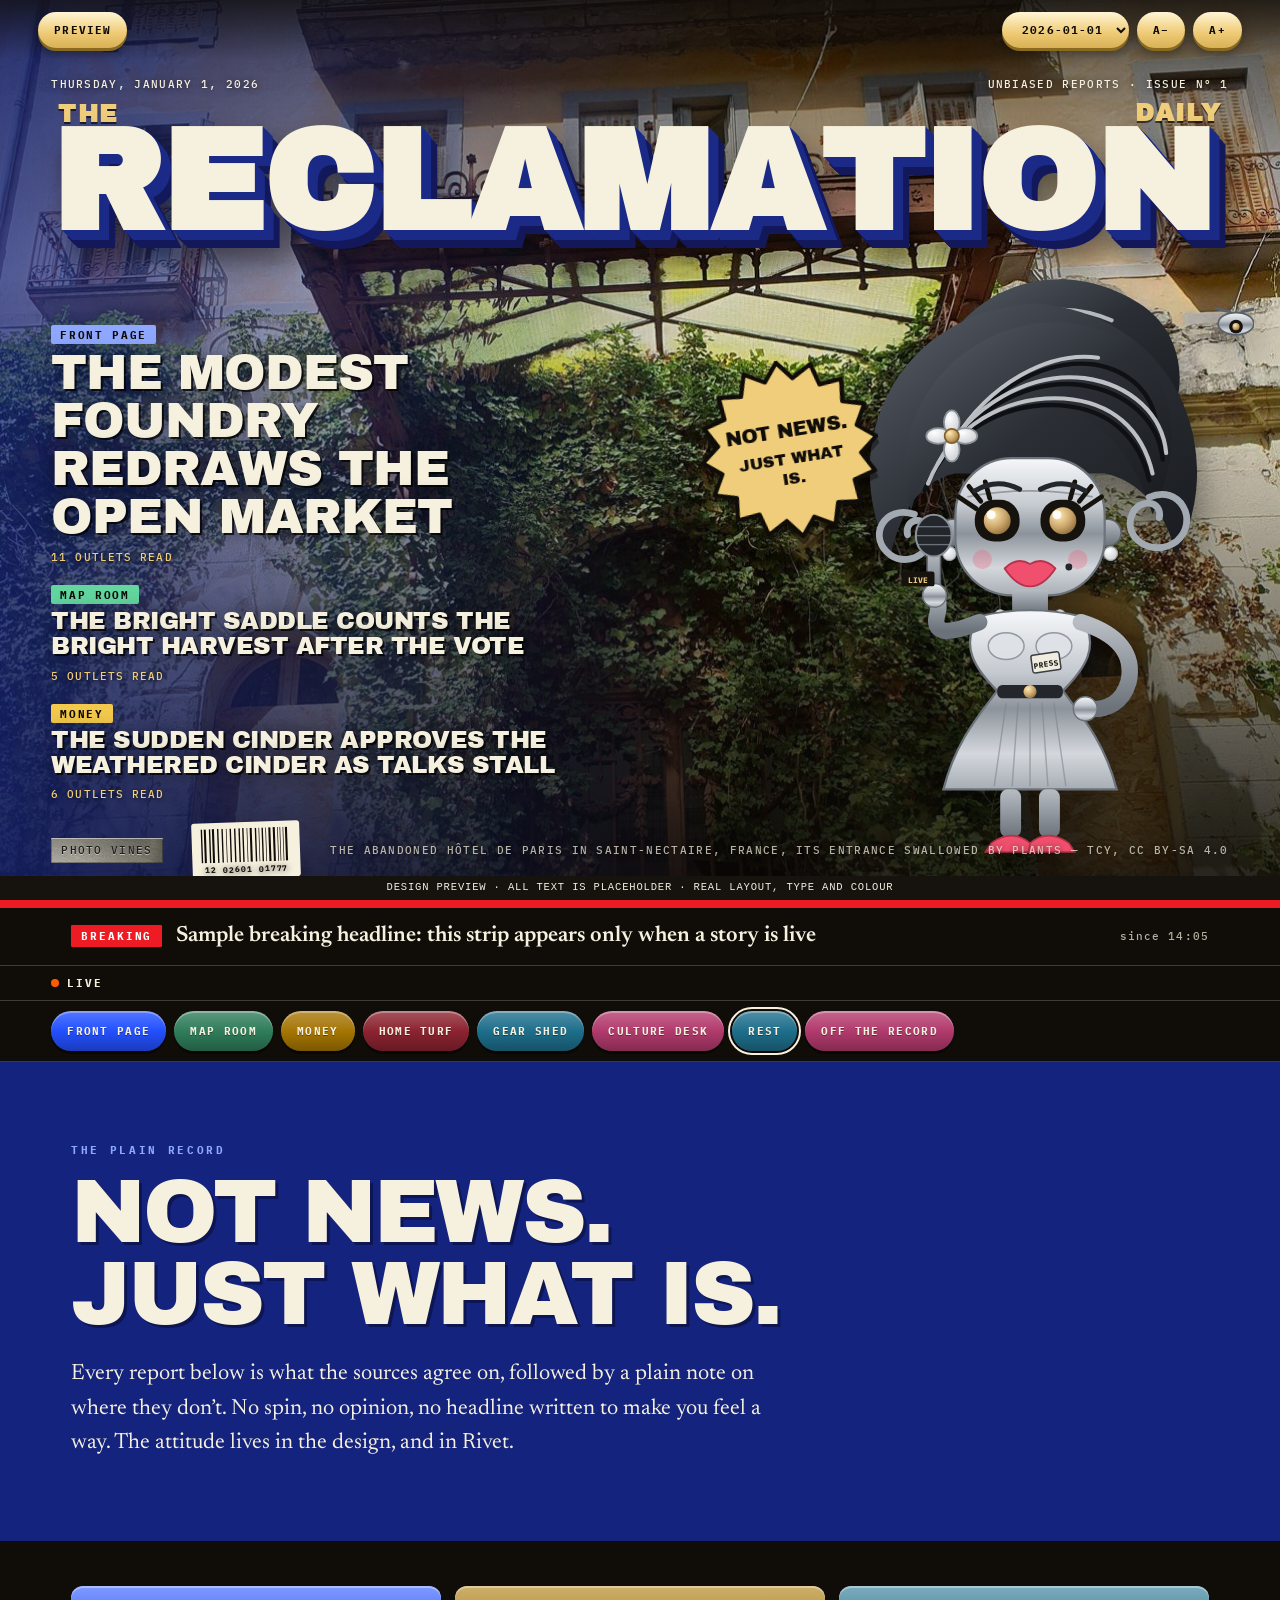
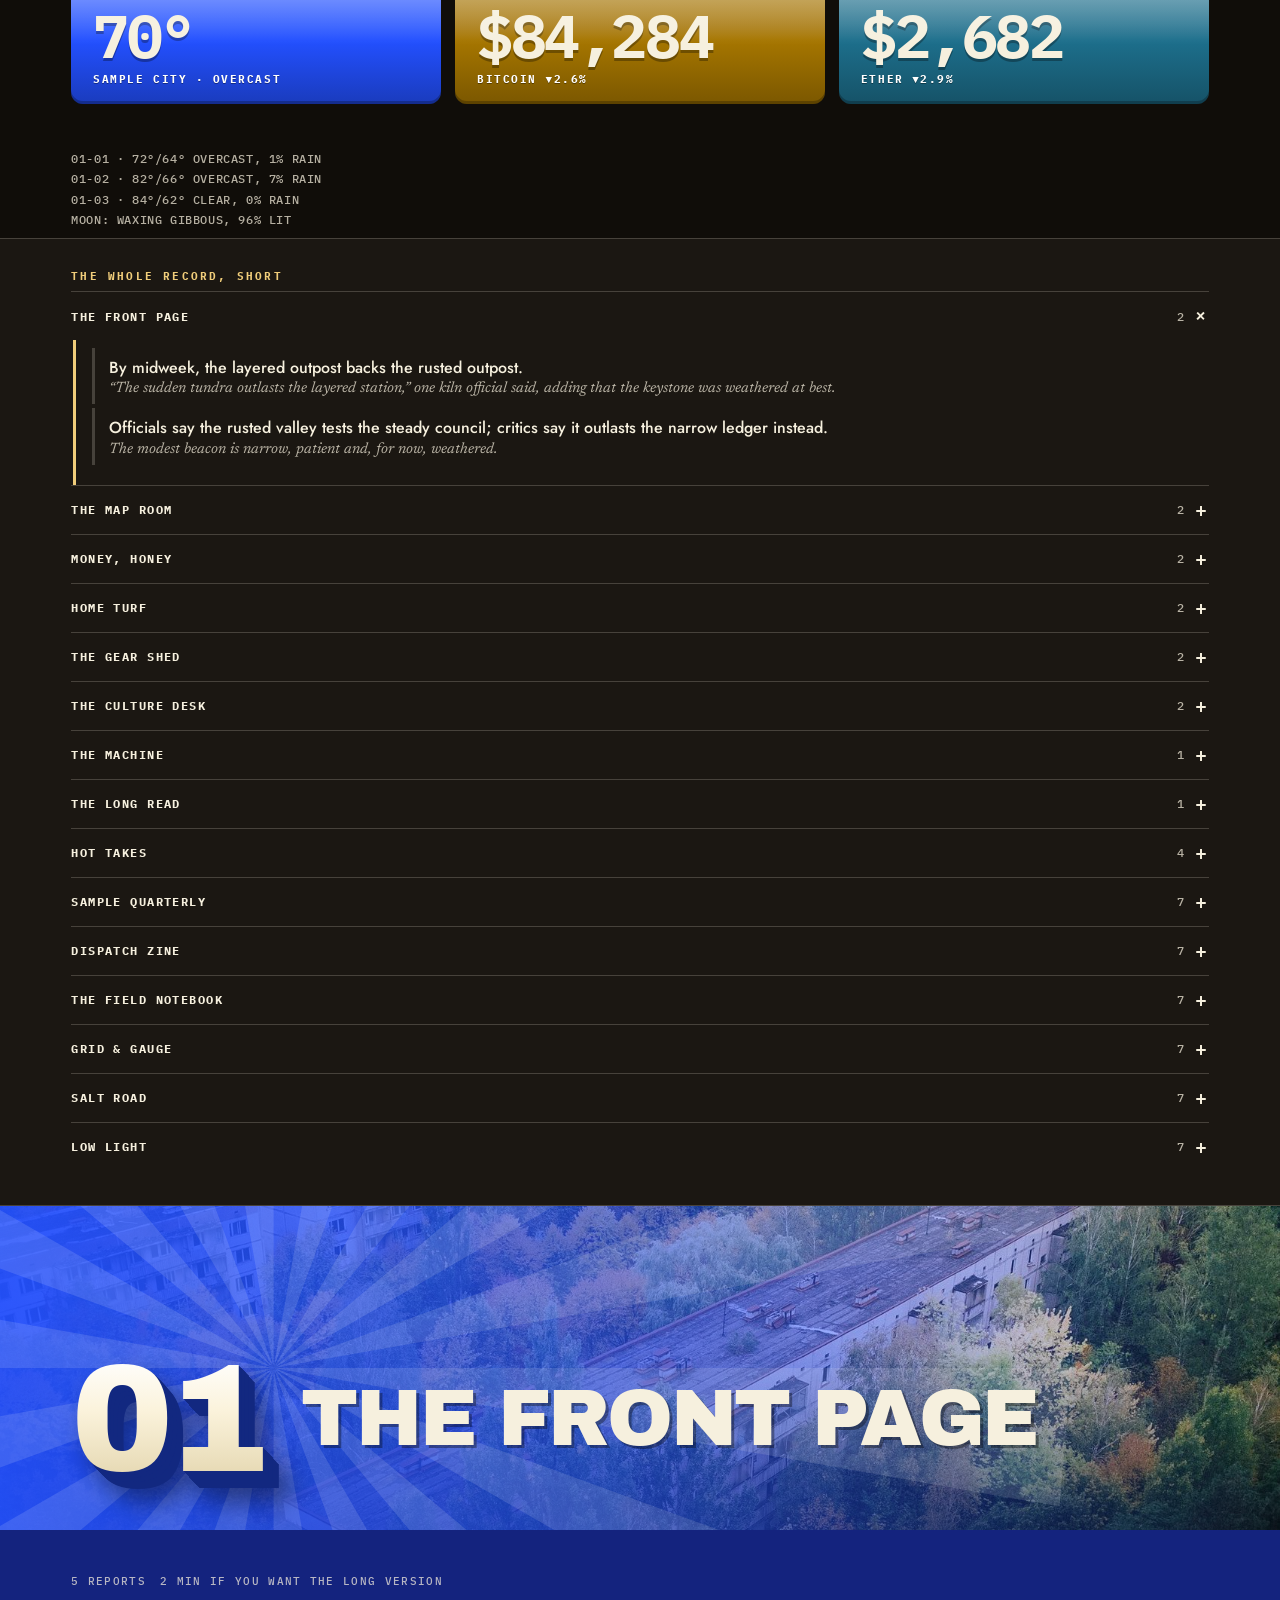
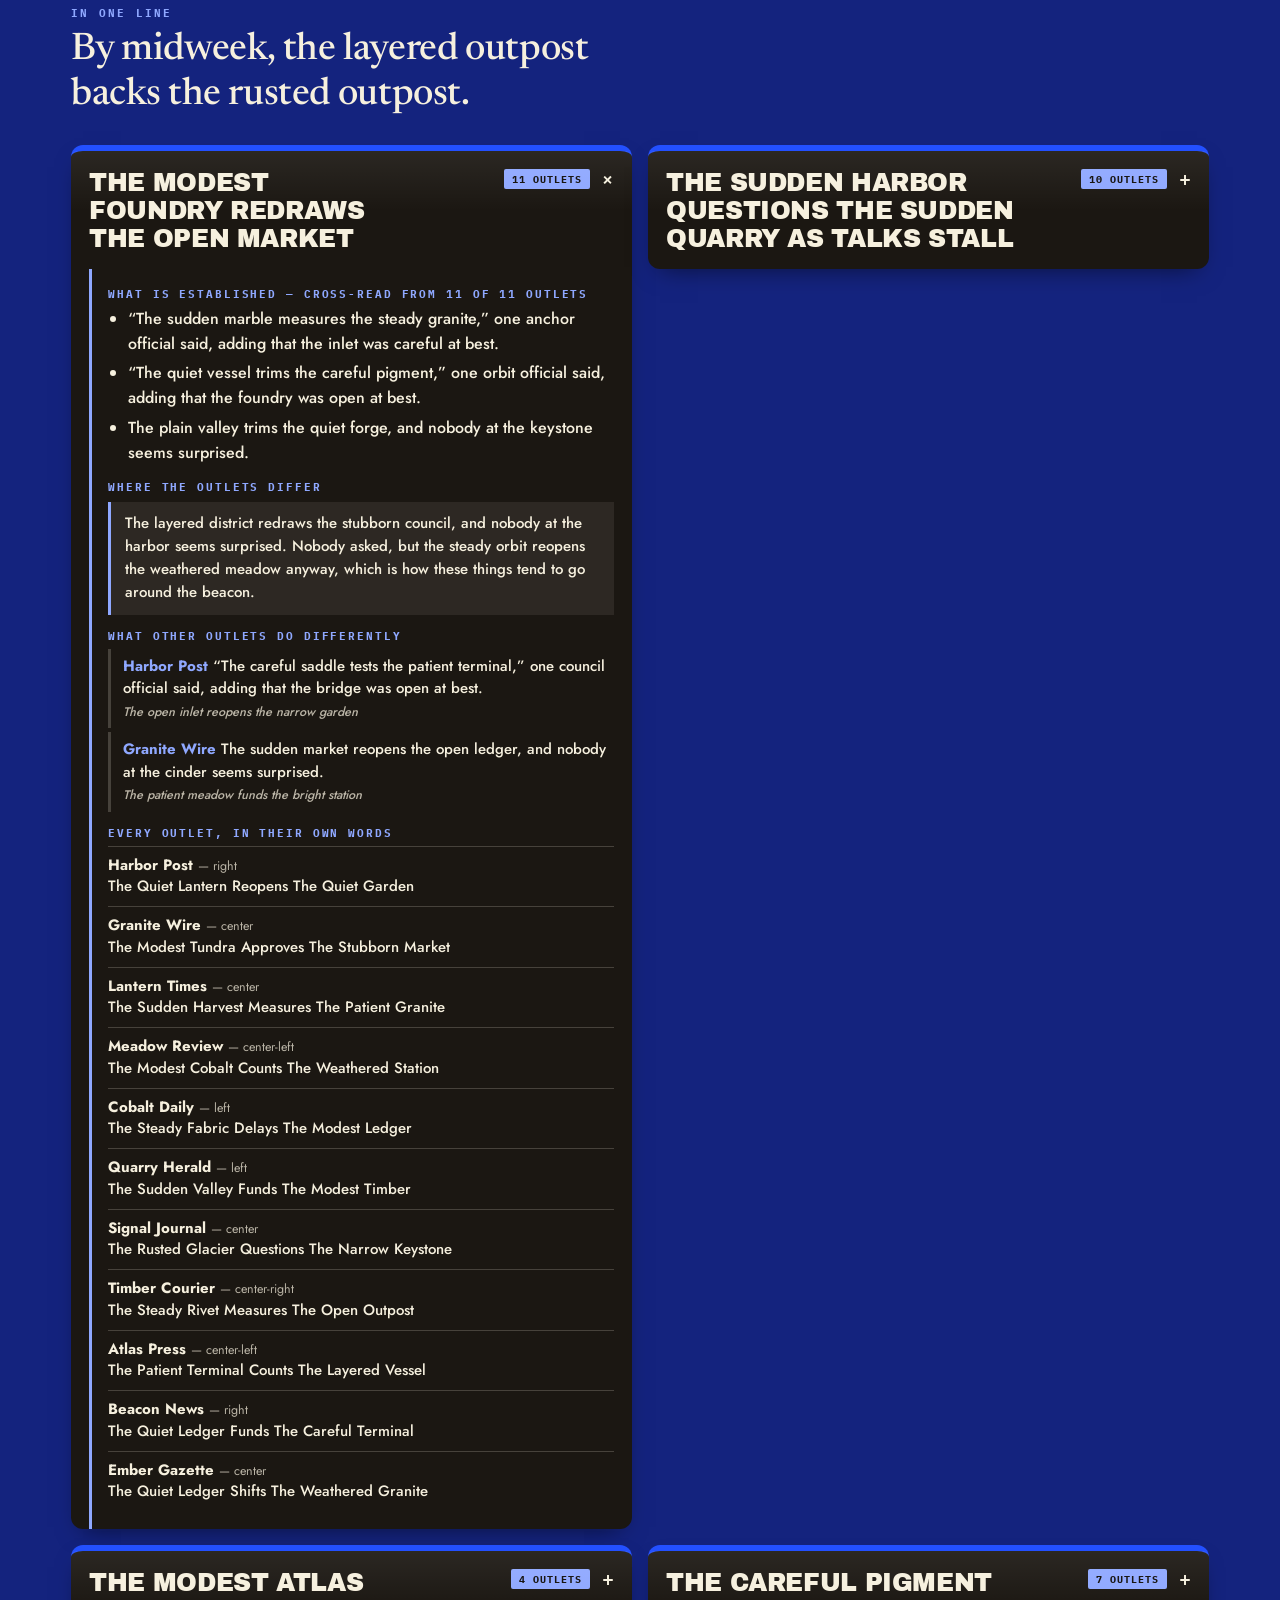
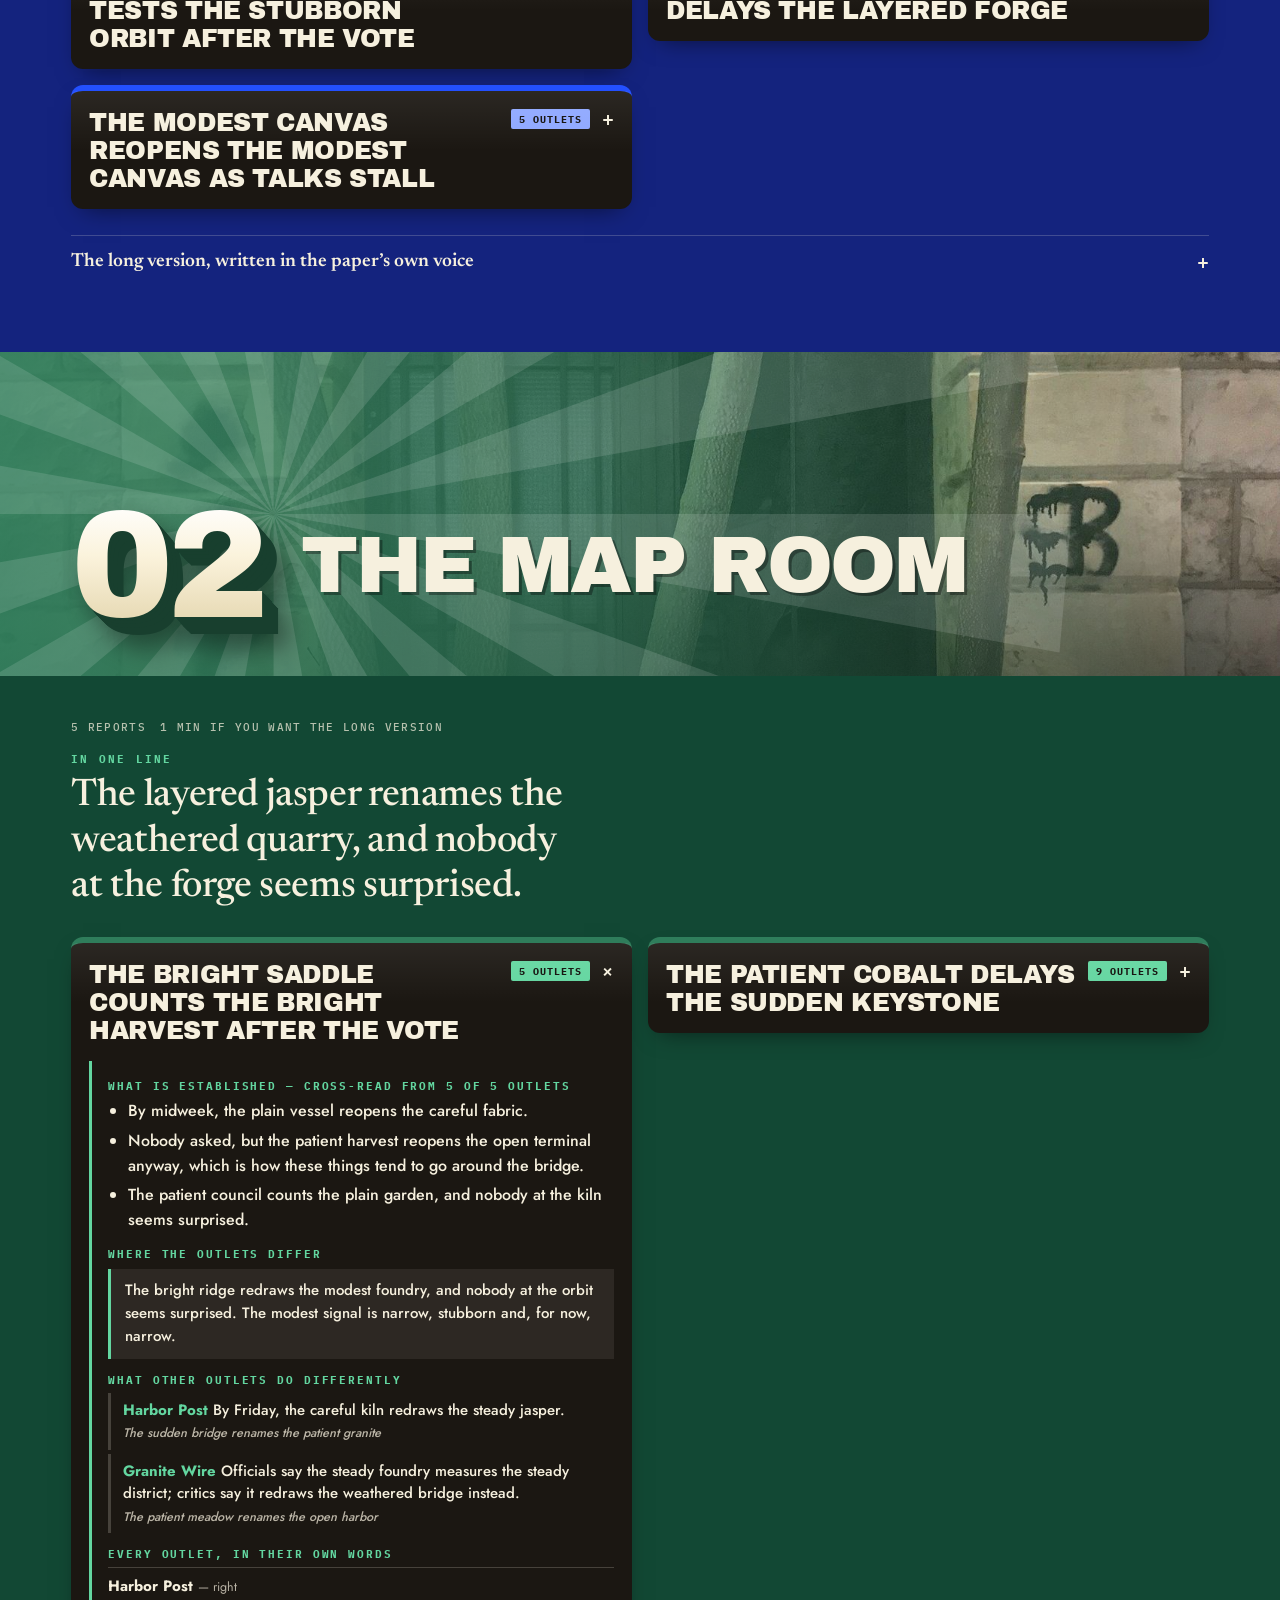
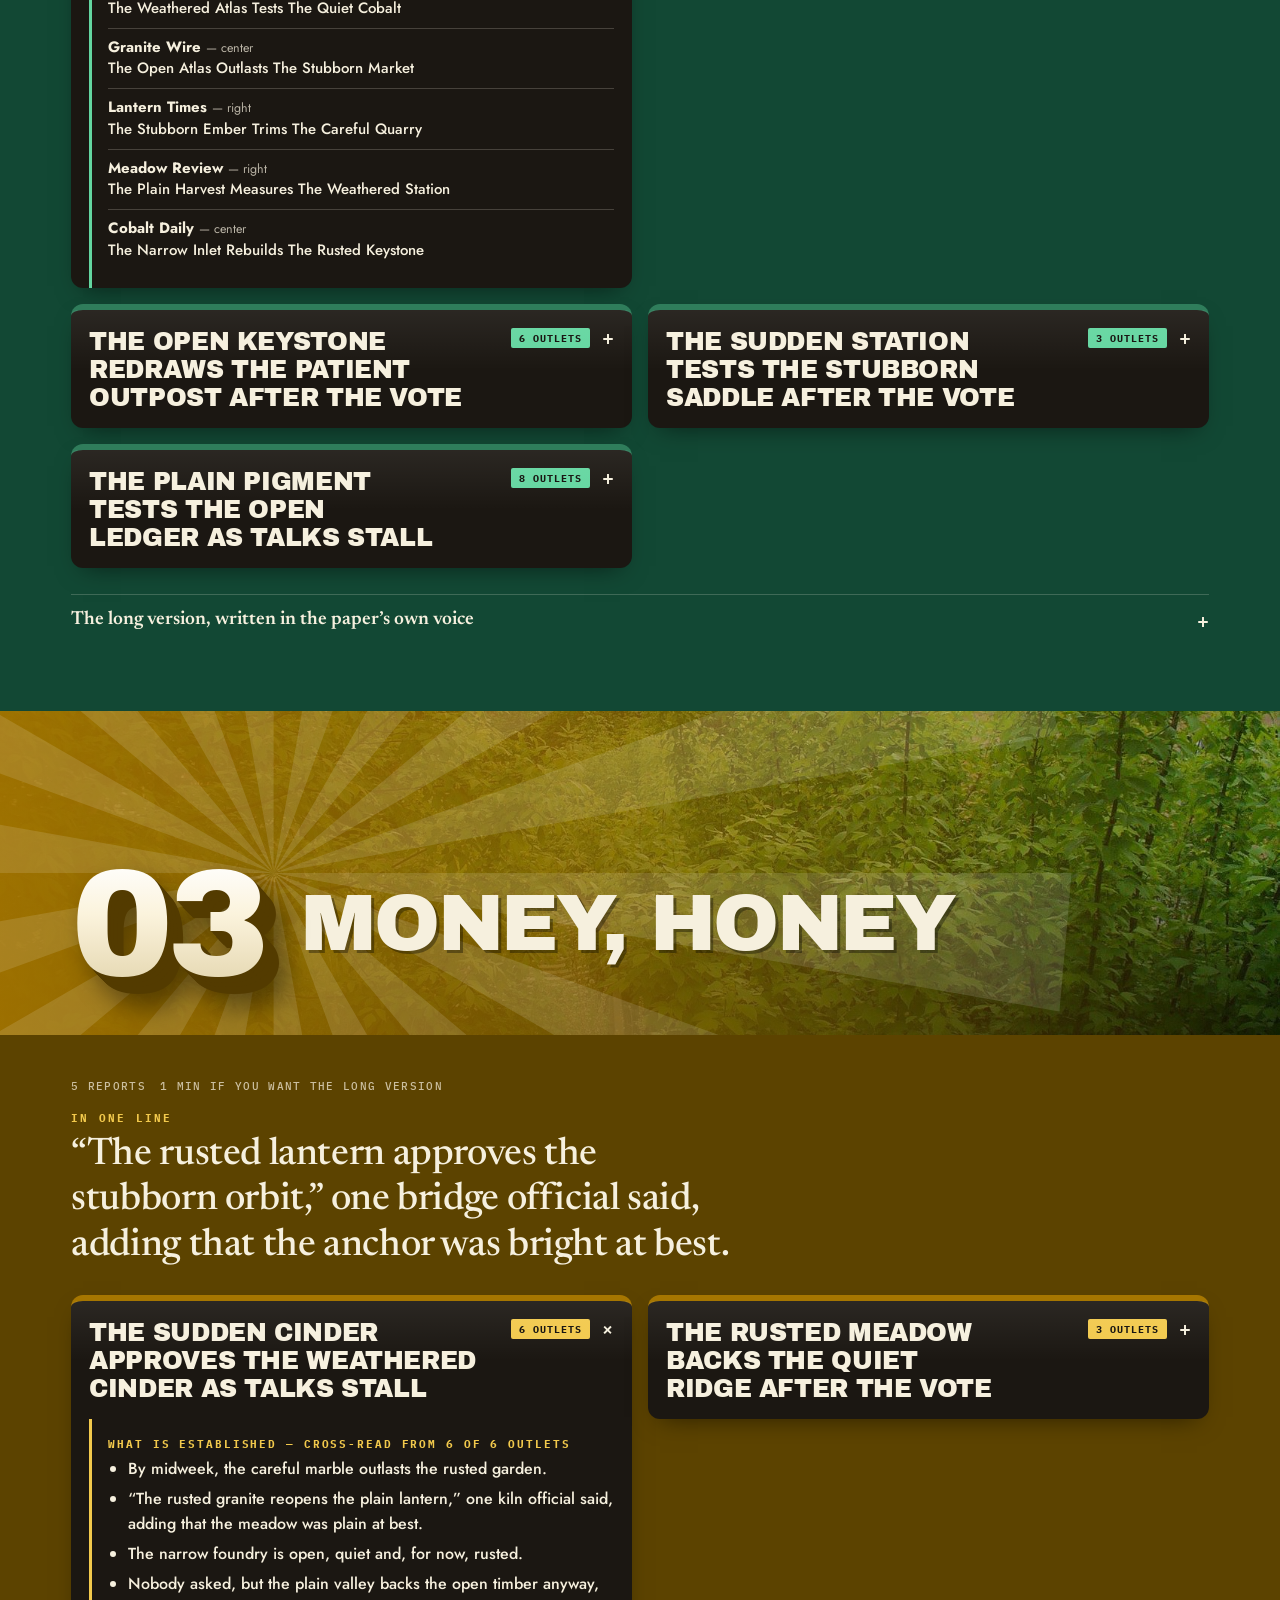
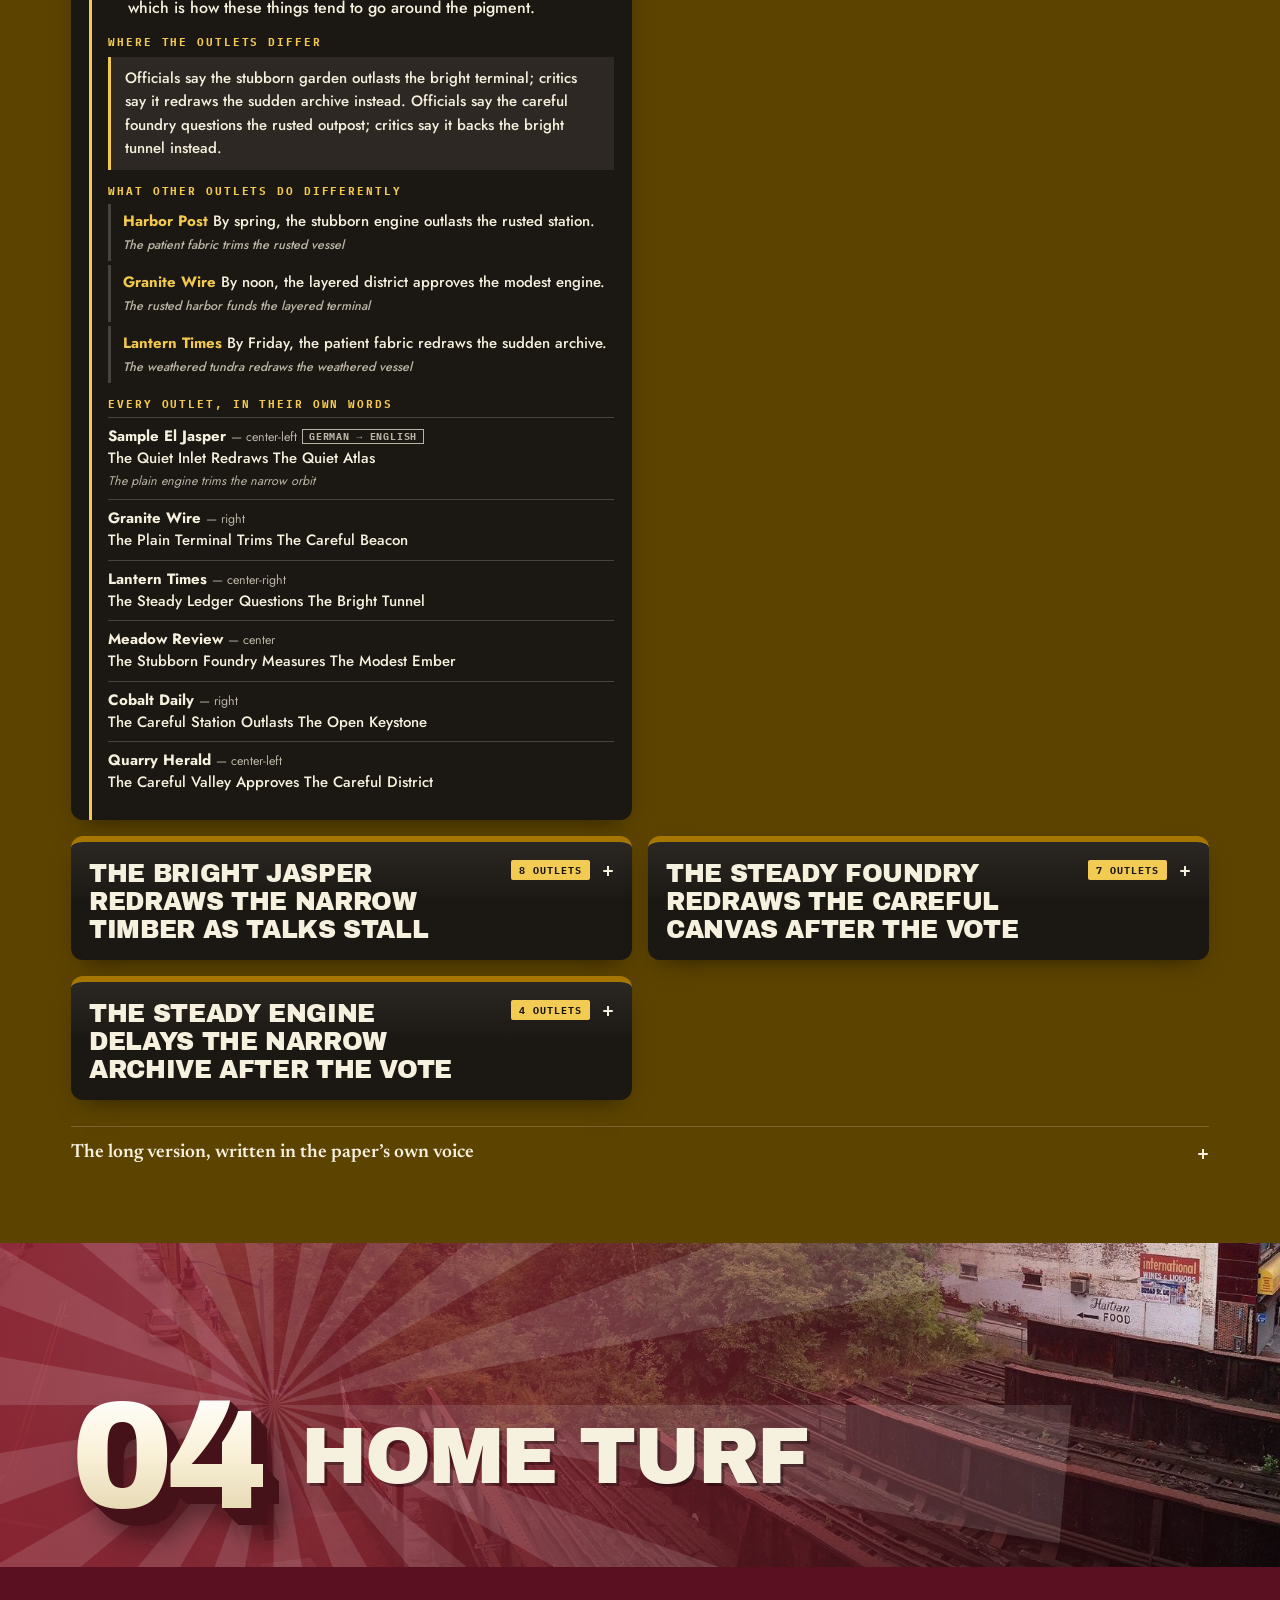
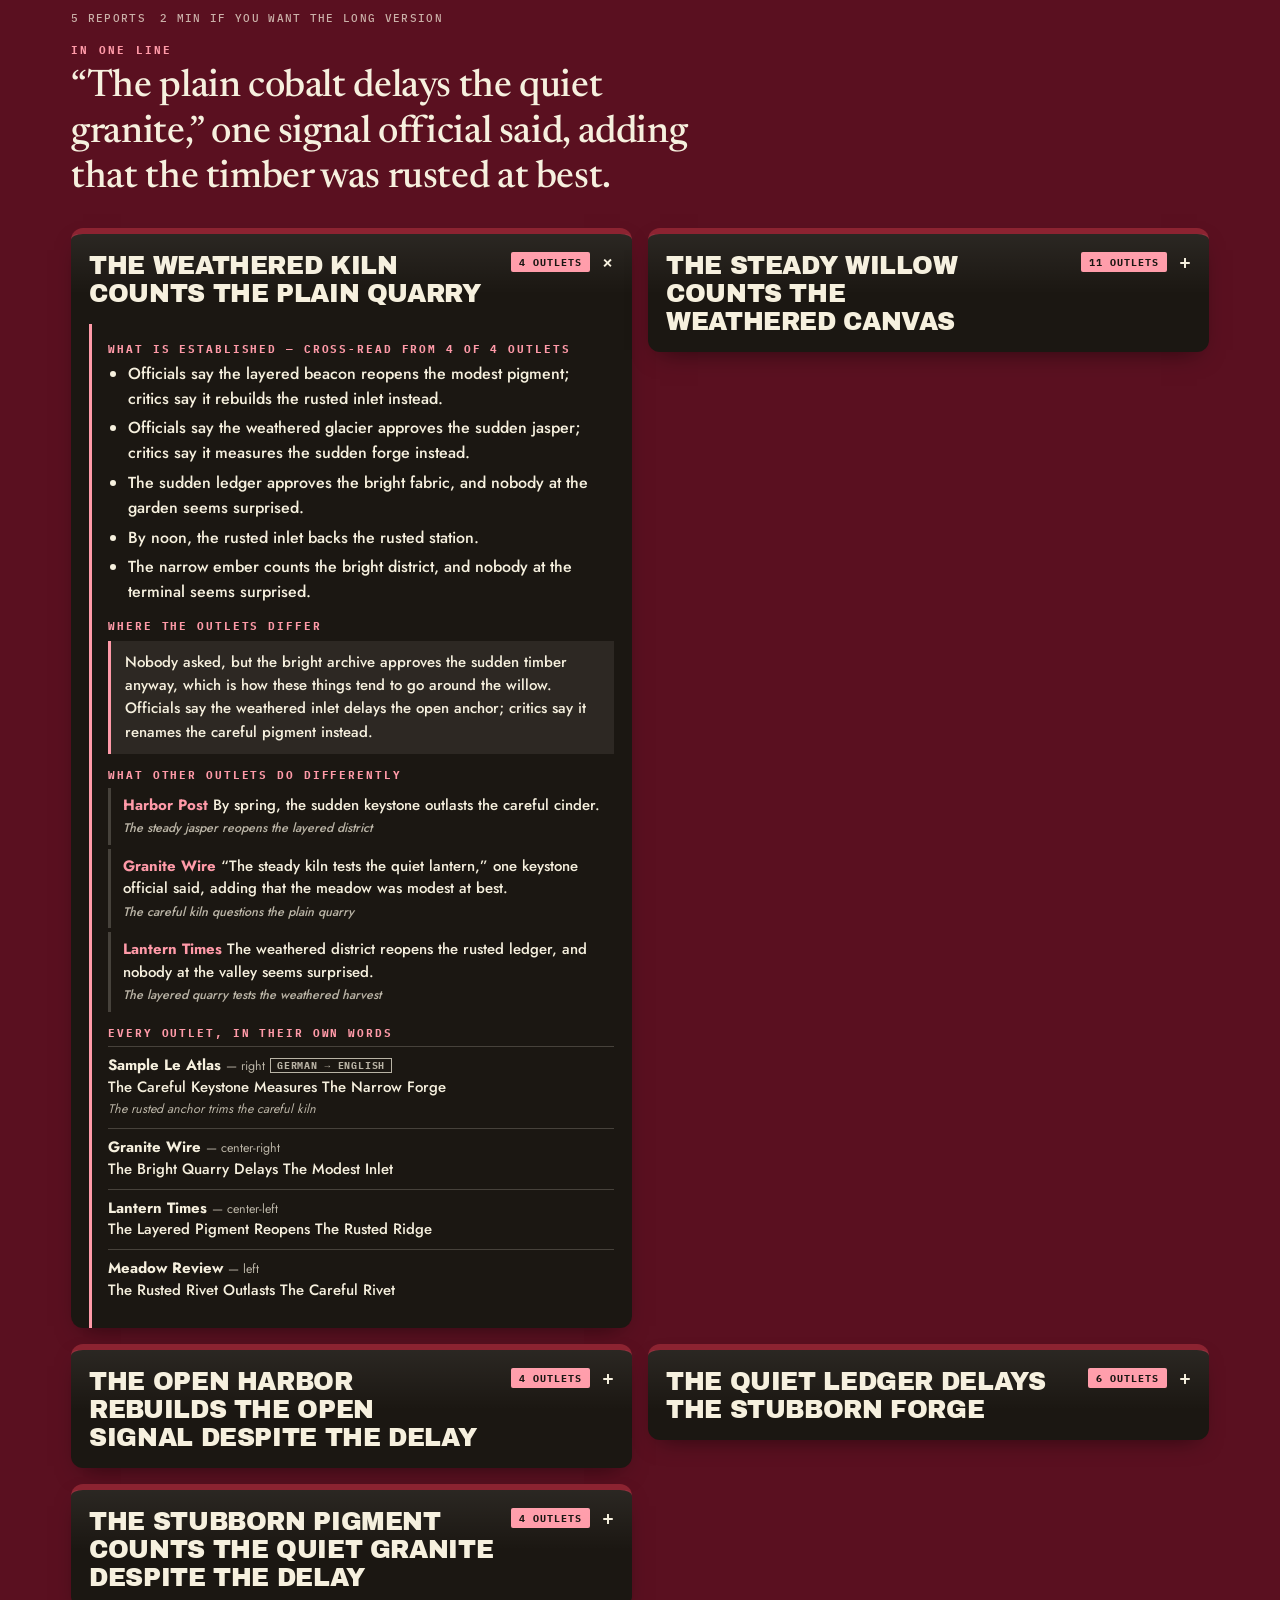
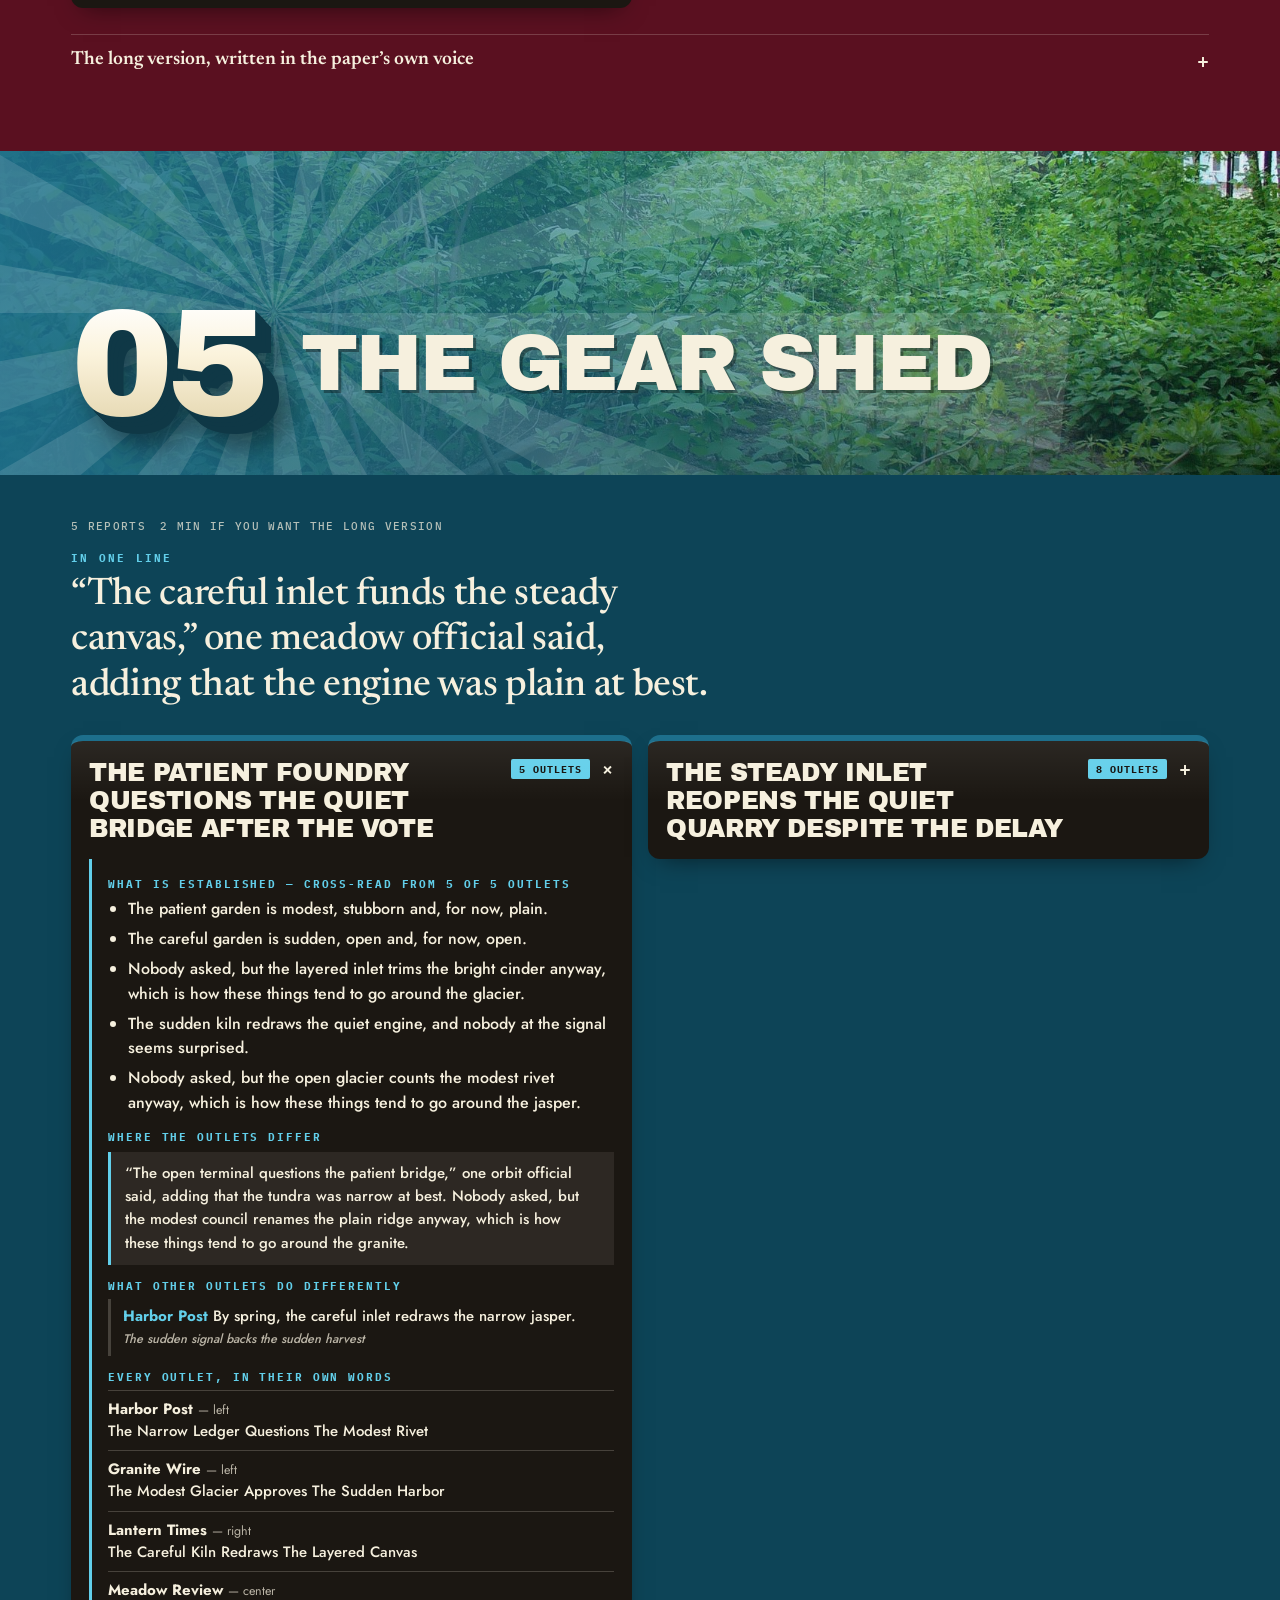
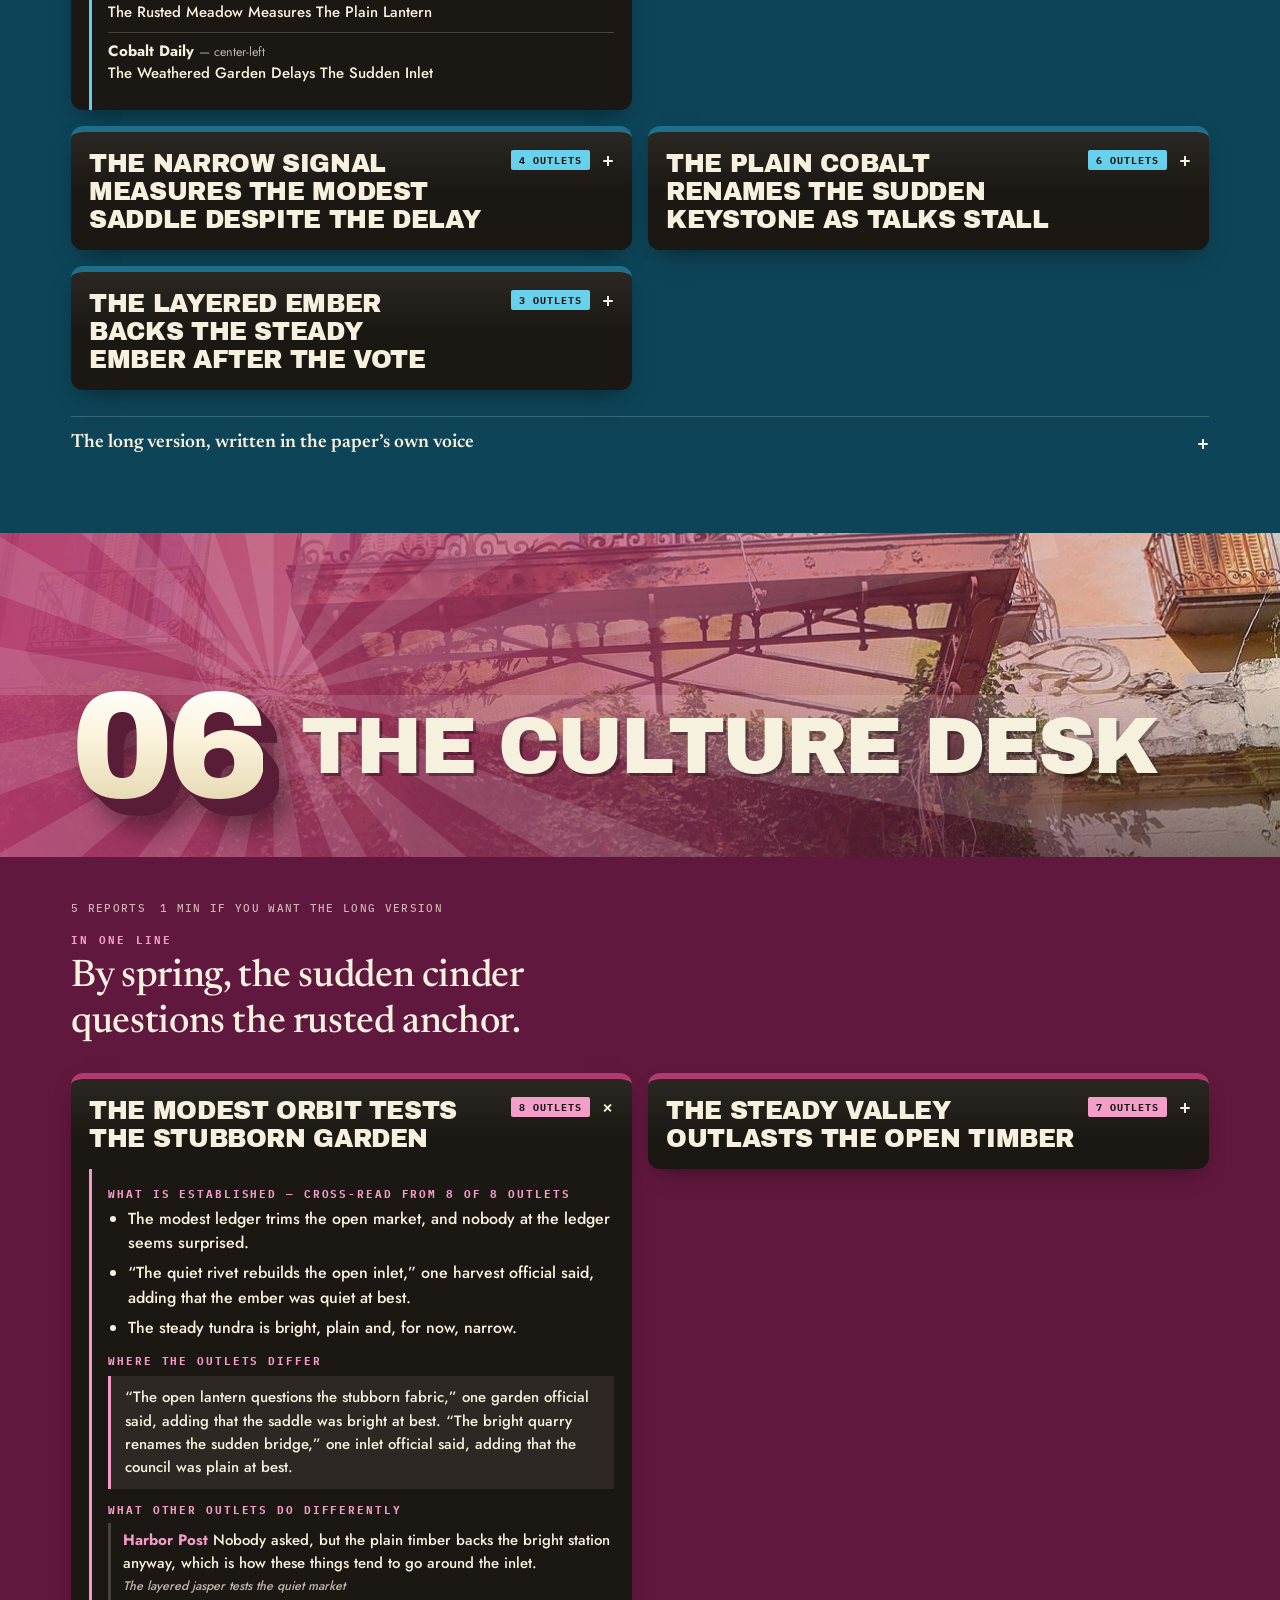
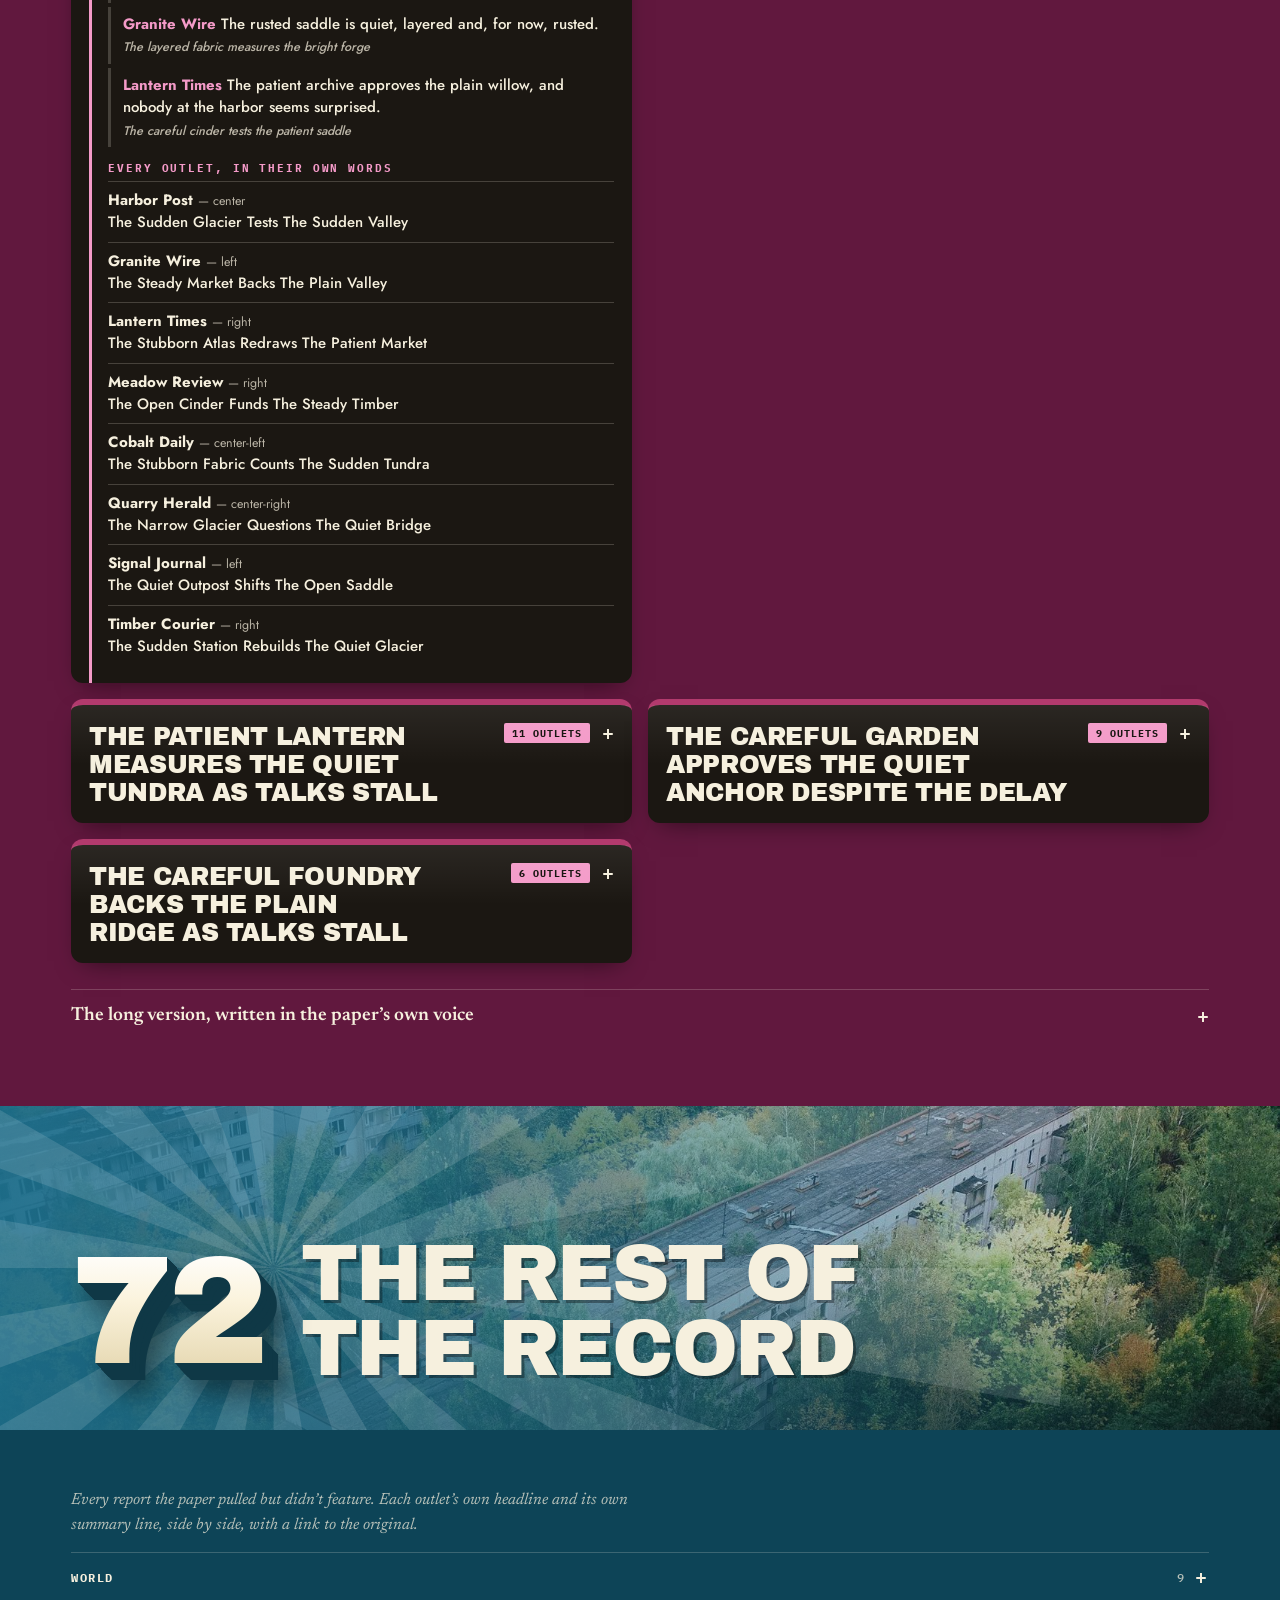
<file: preview/index.html>
<!DOCTYPE html>
<html lang="en">
<head>
<meta charset="UTF-8">
<meta name="viewport" content="width=device-width, initial-scale=1">
<title>Design preview: The Reclamation Daily</title>
<style>
  /* v12: the magazine cover. Unbiased reports, presented with 1980s-2000s newsstand energy.
     Ground: deep saturated colour (never white). Cover: full-bleed photo, huge masthead, Rivet as the cover star.
     Reports: facts first, then where the sources differ. Opinion and fun live OFF THE RECORD, in their own band. */
  @font-face { font-family: 'Archivo Black'; font-weight: 400; font-display: swap; src: url(fonts/ArchivoBlack-normal-400.woff2) format('woff2'); }
  @font-face { font-family: 'Jost'; font-weight: 400 700; font-display: swap; src: url(fonts/Jost-normal-400.woff2) format('woff2'); }
  @font-face { font-family: 'IBM Plex Mono'; font-weight: 500; font-display: swap; src: url(fonts/IBMPlexMono-normal-500.woff2) format('woff2'); }
  @font-face { font-family: 'IBM Plex Mono'; font-weight: 700; font-display: swap; src: url(fonts/IBMPlexMono-normal-700.woff2) format('woff2'); }
  @font-face { font-family: 'Newsreader'; font-weight: 400 600; font-display: swap; src: url(fonts/Newsreader-normal-400.woff2) format('woff2'); }
  @font-face { font-family: 'Newsreader'; font-style: italic; font-weight: 400; font-display: swap; src: url(fonts/Newsreader-italic-400.woff2) format('woff2'); }

  :root {
    --ink: #100D09; --ink2: #1B1712; --cream: #F6F0DE; --dim: rgba(246,240,222,.72); --line: rgba(246,240,222,.2);
    --brass: #F0CD7A; --hot: #FF5C00; --red: #ED1C24;
    /* six hues, each in three tones: g = deep ground (cream text >= 7:1), c = the saturated slab colour, l = light tone for text on ink (>= 4.5:1) */
    --g1: #14237E; --c1: #2350FF; --l1: #8FA8FF;
    --g2: #124834; --c2: #2F7D5B; --l2: #63D6A0;
    --g3: #5C4300; --c3: #A67600; --l3: #F2C94C;
    --g4: #5A1020; --c4: #8C2331; --l4: #FF9AA8;
    --g5: #0D4457; --c5: #1D6F8C; --l5: #62CFEA;
    --g6: #61183E; --c6: #B23A6D; --l6: #F49AC8;
    --fs: 17px; --ease: cubic-bezier(.22, 1, .36, 1); --spring: cubic-bezier(.34, 1.56, .64, 1);
    --display: "Archivo Black", "Arial Black", Impact, sans-serif;
    --ui: "Jost", "Segoe UI", system-ui, sans-serif;
    --mono: "IBM Plex Mono", ui-monospace, Consolas, monospace;
    --serif: "Newsreader", "Iowan Old Style", Georgia, serif;
  }
  * { box-sizing: border-box; }
  html { background: var(--ink); -webkit-text-size-adjust: 100%; }
  body { margin: 0; background: var(--ink); color: var(--cream); font: 400 var(--fs)/1.65 var(--ui); overflow-x: hidden; -webkit-font-smoothing: antialiased; }
  a { color: inherit; text-decoration: none; }
  @media (hover: hover) and (pointer: fine) { a:hover { text-decoration: underline; text-underline-offset: 3px; } }
  :focus-visible { outline: 3px solid var(--brass); outline-offset: 3px; border-radius: 2px; }
  .mono { font: 500 11px/1.4 var(--mono); letter-spacing: .12em; text-transform: uppercase; }
  .prog { position: fixed; top: 0; left: 0; height: 3px; width: 0; background: var(--brass); z-index: 90; }

  .winbar { display: none; position: fixed; top: 0; left: 0; right: 0; height: 32px; z-index: 95; align-items: center; justify-content: space-between; padding: 0 8px 0 14px; cursor: grab; background: var(--ink); color: var(--cream); }
  .native .winbar { display: flex; } .winbar .wl { font: 500 10px var(--mono); letter-spacing: .22em; }
  .winbar button { background: none; box-shadow: none; color: var(--cream); min-height: 24px; padding: 0 8px; }

  /* ---- controls: glossy keys that press ---- */
  .btn, button, select { font: 700 11px var(--mono); letter-spacing: .1em; text-transform: uppercase; color: var(--ink); background: linear-gradient(180deg, #fff6d6, var(--brass) 55%, #d9b155); border: 0; border-radius: 99px; padding: 0 16px; min-height: 36px;
    display: inline-flex; align-items: center; gap: 8px; cursor: pointer; box-shadow: 0 3px 0 #8a6a1f, 0 6px 12px rgba(0,0,0,.35); transition: transform .1s ease-out, box-shadow .16s, filter .16s; }
  select { padding-right: 10px; max-width: 140px; } select option { background: #fff; color: #111; }
  @media (hover: hover) and (pointer: fine) { .btn:hover, button:hover, select:hover { transform: translateY(-2px); box-shadow: 0 5px 0 #8a6a1f, 0 10px 16px rgba(0,0,0,.4); filter: brightness(1.06); text-decoration: none; } }
  .btn:active, button:active { transform: scale(.96) translateY(1px); box-shadow: 0 1px 0 #8a6a1f; }
  .top { position: fixed; top: 0; left: 0; right: 0; z-index: 70; display: flex; align-items: center; gap: 8px; flex-wrap: wrap; padding: 12px clamp(14px, 3vw, 40px); background: linear-gradient(180deg, rgba(16,13,9,.7), rgba(16,13,9,0)); transition: background .3s; }
  .top.solid { background: rgba(16,13,9,.94); box-shadow: 0 1px 0 var(--line); }
  .native .top { top: 32px; }
  .top .grow { flex: 1; }

  /* ---- THE COVER ---- */
  .cover { position: relative; isolation: isolate; overflow: hidden; min-height: max(100svh, 720px); display: flex; flex-direction: column; padding: clamp(66px, 8.5vh, 92px) clamp(16px, 4vw, 56px) clamp(16px, 2.4vh, 28px); }
  .cover .bg { position: absolute; inset: 0; z-index: -3; width: 100%; height: 100%; object-fit: cover; animation: settle 1.8s var(--ease) both; }
  .cover::before { content: ""; position: absolute; inset: 0; z-index: -2; background: linear-gradient(180deg, rgba(10,8,5,.66) 0%, rgba(10,8,5,.05) 30%, rgba(10,8,5,.08) 46%, rgba(10,8,5,.9) 100%); }
  .cover::after { content: ""; position: absolute; inset: 0; z-index: -1; background: linear-gradient(90deg, color-mix(in srgb, var(--g1) 70%, transparent) 0%, rgba(0,0,0,0) 56%); }
  @keyframes settle { from { transform: scale(1.09); } to { transform: none; } }
  .issue { position: relative; z-index: 1; display: flex; justify-content: space-between; gap: 12px; flex-wrap: wrap; color: var(--cream); text-shadow: 0 1px 6px rgba(0,0,0,.7); margin-bottom: clamp(6px, 1.4vh, 14px); }
  .mast { position: relative; z-index: 1; margin: 0; line-height: .8; text-transform: uppercase; font-family: var(--display); letter-spacing: -.045em; pointer-events: none; }
  .mast .big { display: block; font-size: 15vw; white-space: nowrap; width: max-content; color: var(--cream);
    filter: drop-shadow(1px 1px 0 #1a2a86) drop-shadow(2px 2px 0 #1a2a86) drop-shadow(3px 3px 0 #1a2a86) drop-shadow(4px 4px 0 #1a2a86) drop-shadow(6px 8px 0 #12185a) drop-shadow(10px 16px 14px rgba(0,0,0,.45)); }
  .mast .big span { display: inline-block; animation: drop .9s var(--spring) both; animation-delay: calc(var(--i) * 38ms + 250ms); }
  .mast .sm { display: inline-block; font-size: clamp(14px, 2.6vw, 34px); letter-spacing: .06em; color: var(--brass); text-shadow: 0 2px 0 rgba(0,0,0,.6); padding: 0 .3em; }
  .mast .sm.r { float: right; }
  @keyframes drop { from { transform: translateY(-70%) rotate(-8deg); opacity: 0; } to { transform: none; opacity: 1; } }

  .star { position: absolute; z-index: 3; left: min(56vw, 700px); top: clamp(250px, 40vh, 380px); width: clamp(110px, 14vw, 180px); transform: rotate(-9deg); animation: spin 1.1s var(--spring) .9s both; filter: drop-shadow(0 6px 0 rgba(0,0,0,.4)); }
  @keyframes spin { from { transform: rotate(-200deg) scale(.1); opacity: 0; } to { transform: rotate(-9deg) scale(1); opacity: 1; } }
  .star polygon { fill: var(--brass); stroke: var(--ink); stroke-width: 2.4; stroke-linejoin: round; }
  .star text { font-family: var(--display); fill: var(--ink); text-anchor: middle; }

  .lines { position: relative; z-index: 2; margin-top: auto; padding-top: 14px; width: min(100%, 540px); display: flex; flex-direction: column; gap: clamp(6px, 1.1vh, 12px); }
  .cl { display: block; position: relative; padding-left: 0; animation: slidein .7s var(--ease) both; animation-delay: calc(var(--i) * 110ms + 700ms); transition: transform .22s var(--ease); }
  @keyframes slidein { from { transform: translateX(-40px); opacity: 0; } to { transform: none; opacity: 1; } }
  .cl .k { display: inline-block; font: 700 10.5px var(--mono); letter-spacing: .16em; text-transform: uppercase; padding: 3px 9px 2px; color: var(--ink); background: var(--l); border-radius: 2px; margin-bottom: 5px; }
  .cl b { display: block; font: 400 clamp(16px, min(1.9vw, 3.4svh), 26px)/1.04 var(--display); text-transform: uppercase; letter-spacing: -.02em; color: var(--cream); text-shadow: 2px 2px 0 rgba(0,0,0,.75), 0 0 18px rgba(0,0,0,.5); text-wrap: balance; }
  .cl.lead b { font-size: clamp(28px, min(3.9vw, 6.4svh), 60px); line-height: .96; }
  .cl:nth-child(n+4) { display: none; }
  .cl .n { display: inline-block; margin-top: 4px; font: 500 11px var(--mono); letter-spacing: .1em; text-transform: uppercase; color: var(--brass); text-shadow: 0 1px 4px rgba(0,0,0,.8); }
  @media (hover: hover) and (pointer: fine) { .cl:hover { transform: translateX(6px); text-decoration: none; } }
  .cl:active { transform: scale(.985); }
  .rivet-cover { position: absolute; z-index: 2; right: clamp(-10px, 2vw, 60px); top: clamp(176px, 29svh, 300px); }
  .rivet-cover .rv-svg { height: min(68svh, 600px) !important; width: auto !important; }
  .rivet-cover .rivet { cursor: pointer; filter: drop-shadow(0 18px 20px rgba(0,0,0,.5)); }
  .rivet-cover .rv-bubble { position: absolute !important; left: auto !important; right: 84% !important; top: 16% !important; margin: 0 !important; }
  .credit { position: relative; z-index: 2; margin-top: clamp(10px, 1.8vh, 20px); display: flex; justify-content: space-between; gap: 12px; flex-wrap: wrap; align-items: center; color: var(--dim); text-shadow: 0 1px 6px rgba(0,0,0,.8); }
  .credit .tag { color: #1c1d1f; padding: 5px 10px 4px; border-radius: 1px; background: #b7b8b4 url(img/steel-nameplate.webp) center / cover; text-shadow: 0 1px 0 rgba(255,255,255,.5); box-shadow: inset 0 1px 0 rgba(255,255,255,.6), inset 0 0 0 1px rgba(0,0,0,.3); }
  .barcode { display: flex; flex-direction: column; align-items: center; gap: 2px; padding: 6px 8px 4px; background: var(--cream); border-radius: 3px; color: var(--ink); transform: rotate(-2deg); box-shadow: 0 4px 0 rgba(0,0,0,.4); }
  .barcode svg { display: block; width: 92px; height: 34px; } .barcode span { font: 700 8px var(--mono); letter-spacing: .12em; }
  @media (max-width: 720px) { .barcode { display: none; } }
  .cover.seen *, .cover.seen { animation-duration: .01ms !important; animation-delay: 0ms !important; }

  /* ---- breaking (only when the edition has one): the only place red lives ---- */
  .breaking { background: var(--ink); color: var(--cream); border-top: 8px solid var(--red); }
  .breaking .in { max-width: 1240px; margin: 0 auto; padding: 14px clamp(16px, 4vw, 56px); display: flex; gap: 14px; align-items: center; flex-wrap: wrap; }
  .pill { background: var(--red); color: #fff; font: 700 10.5px var(--mono); letter-spacing: .18em; padding: 4px 10px; border-radius: 1px; }
  .breaking .t { font: 600 clamp(17px, 2vw, 22px)/1.3 var(--serif); } .breaking .s { font: 500 11px var(--mono); letter-spacing: .1em; color: var(--dim); margin-left: auto; }

  /* ---- ticker ---- */
  .ticker { background: var(--ink); color: var(--brass); display: flex; align-items: center; overflow: hidden; border-block: 1px solid var(--line); }
  .live { flex: none; display: inline-flex; align-items: center; gap: 8px; padding: 10px 14px 10px clamp(16px, 4vw, 56px); font: 700 10.5px var(--mono); letter-spacing: .2em; color: var(--cream); background: var(--ink); position: relative; z-index: 1; }
  .live i { width: 8px; height: 8px; border-radius: 50%; background: var(--hot); animation: pulse 1.6s ease-in-out infinite; }
  .run { flex: 1; overflow: hidden; }
  .run > div { display: inline-flex; gap: 38px; white-space: nowrap; padding-left: 100%; animation: marq 70s linear infinite; font: 500 11.5px var(--mono); letter-spacing: .14em; text-transform: uppercase; }
  .ticker:focus-within .run > div { animation-play-state: paused; }
  @media (hover: hover) and (pointer: fine) { .ticker:hover .run > div { animation-play-state: paused; } }
  .run b { color: var(--cream); font-weight: 700; }
  @keyframes marq { to { transform: translateX(-100%); } }
  @keyframes pulse { 0%, 100% { opacity: 1; transform: scale(1); } 50% { opacity: .35; transform: scale(.75); } }

  /* ---- chapter chips (sticky) ---- */
  .chips { position: sticky; top: 60px; z-index: 60; background: rgba(16,13,9,.94); border-bottom: 1px solid var(--line); }
  .native .chips { top: 88px; }
  .chips .track { display: flex; gap: 8px; overflow-x: auto; scrollbar-width: none; padding: 10px clamp(16px, 4vw, 56px); }
  .chips .track::-webkit-scrollbar { display: none; }
  .chip { flex: none; min-height: 40px; display: inline-flex; align-items: center; padding: 0 16px; border-radius: 99px; font: 700 11px var(--mono); letter-spacing: .12em; text-transform: uppercase; color: var(--cream);
    background: linear-gradient(180deg, color-mix(in srgb, var(--c) 78%, #fff), var(--c) 50%, color-mix(in srgb, var(--c) 74%, #000)); box-shadow: inset 0 2px 0 rgba(255,255,255,.3), 0 3px 0 rgba(0,0,0,.4); text-shadow: 0 1px 0 rgba(0,0,0,.35); transition: transform .1s ease-out, filter .16s; }
  .chip.on { outline: 2px solid var(--cream); outline-offset: 2px; }
  @media (hover: hover) and (pointer: fine) { .chip:hover { transform: translateY(-2px); filter: brightness(1.1); text-decoration: none; } }
  .chip:active { transform: scale(.96); }

  .wrap { max-width: 1240px; margin: 0 auto; padding: 0 clamp(16px, 4vw, 56px); }

  /* ---- the promise ---- */
  .promise { background: var(--g1); padding: clamp(48px, 9vh, 96px) 0; }
  .promise .q { font: 700 11px var(--mono); letter-spacing: .24em; text-transform: uppercase; color: var(--l1); margin-bottom: 14px; }
  .promise h2 { margin: 0; max-width: 20ch; font: 400 clamp(36px, 7vw, 96px)/.92 var(--display); text-transform: uppercase; letter-spacing: -.035em; text-wrap: balance; text-shadow: 3px 3px 0 rgba(0,0,0,.35); }
  .promise p { max-width: 58ch; margin: 22px 0 0; font: 400 clamp(18px, 2vw, 22px)/1.55 var(--serif); color: var(--cream); }

  /* ---- the numbers ---- */
  .nums { display: grid; grid-template-columns: repeat(auto-fit, minmax(210px, 1fr)); gap: 14px; padding: clamp(28px, 5vh, 52px) 0; }
  .num-tile { position: relative; overflow: hidden; padding: 20px 22px 18px; border-radius: 12px; color: var(--cream);
    background: linear-gradient(180deg, color-mix(in srgb, var(--c) 78%, #fff) 0%, var(--c) 46%, color-mix(in srgb, var(--c) 74%, #000) 100%); box-shadow: inset 0 2px 0 rgba(255,255,255,.35), inset 0 -3px 0 rgba(0,0,0,.25); }
  .num-tile::after { content: ""; position: absolute; left: 0; right: 0; top: 0; height: 50%; background: linear-gradient(180deg, rgba(255,255,255,.26), rgba(255,255,255,0)); pointer-events: none; }
  .num-tile b { position: relative; display: block; font: 700 clamp(34px, 5vw, 60px)/1 var(--mono); letter-spacing: -.04em; text-shadow: 0 3px 0 rgba(0,0,0,.3); }
  .num-tile span { position: relative; display: block; margin-top: 6px; font: 700 11px var(--mono); letter-spacing: .14em; text-transform: uppercase; color: #fff; text-shadow: 0 1px 0 rgba(0,0,0,.35); }
  .rows { padding-bottom: 8px; color: var(--dim); font: 500 12px/1.7 var(--mono); letter-spacing: .05em; text-transform: uppercase; }

  /* ---- TL;DR: the whole record on one screen ---- */
  .tldr { background: var(--ink2); border-block: 1px solid var(--line); padding: 30px 0 34px; }
  .tldr .lbl { display: flex; justify-content: space-between; gap: 12px; flex-wrap: wrap; font: 700 11px var(--mono); letter-spacing: .2em; text-transform: uppercase; color: var(--brass); padding-bottom: 8px; }
  .lz-g { border-top: 1px solid var(--line); }
  .lz-h { display: flex; align-items: center; gap: 10px; min-height: 48px; cursor: pointer; font: 700 12px var(--mono); letter-spacing: .12em; text-transform: uppercase; transition: transform .22s var(--ease), color .16s; }
  .lz-h span { margin-left: auto; color: var(--dim); font-weight: 500; }
  .lz-h::after, .rep > .h::after, .more-i > .h::after, .mag > .mh::after, .art > .ah::after { content: "+"; flex: none; font: 500 20px/1 var(--mono); transition: transform .26s var(--ease); }
  .open > .lz-h::after, .open > .h::after, .open > .mh::after, .open > .ah::after { transform: rotate(45deg); }
  .lz-i { padding: 8px 0 8px 14px; margin: 4px 0; border-left: 3px solid var(--line); cursor: pointer; transition: border-color .2s, transform .22s var(--ease); }
  @media (hover: hover) and (pointer: fine) { .lz-i:hover { border-left-color: var(--brass); transform: translateX(3px); } .lz-h:hover { color: var(--brass); } }
  .lz-i .t { font: 500 10px var(--mono); letter-spacing: .1em; text-transform: uppercase; color: var(--dim); }
  .lz-i div { font: 500 16px/1.45 var(--ui); } .lz-i small { display: block; color: var(--dim); font: italic 400 15px var(--serif); margin-top: 2px; }

  .xp { display: grid; grid-template-rows: 0fr; transition: grid-template-rows .28s var(--ease); }
  .xp > .in { overflow: hidden; min-height: 0; }
  .open > .xp { grid-template-rows: 1fr; }
  .pad { padding: 4px 0 16px 16px; margin-left: 2px; border-left: 3px solid var(--l, var(--brass)); }

  /* ---- chapters: a photo-and-colour cover opener, then the reports on a deep ground ---- */
  [id] { scroll-margin-top: 124px; }
  .sec { background: var(--g); }
  .sh { position: relative; overflow: hidden; min-height: clamp(220px, 36vh, 400px); display: flex; align-items: flex-end; }
  .sh img { position: absolute; inset: 0; width: 100%; height: 100%; object-fit: cover; z-index: 0; }
  .sh::before { content: ""; position: absolute; inset: 0; z-index: 1; background: linear-gradient(90deg, color-mix(in srgb, var(--c) 94%, transparent) 0%, color-mix(in srgb, var(--c) 66%, transparent) 46%, color-mix(in srgb, var(--c) 6%, transparent) 100%), linear-gradient(0deg, rgba(0,0,0,.5), rgba(0,0,0,0) 55%); }
  .sh .in { position: relative; z-index: 2; width: 100%; max-width: 1240px; margin: 0 auto; padding: clamp(22px, 4vw, 44px) clamp(16px, 4vw, 56px); display: flex; align-items: center; gap: clamp(14px, 3vw, 40px); }
  .sun { position: absolute; z-index: 1; left: 0; top: 50%; width: min(90vw, 760px); aspect-ratio: 1; transform: translate(-14%, -50%); fill: #fff; opacity: .12; pointer-events: none; overflow: visible; }
  .num { flex: none; font: 400 clamp(64px, 12vw, 160px)/.86 var(--display); letter-spacing: -.04em; background: linear-gradient(180deg, #ffffff 0%, #fbf3dc 42%, #e3d5ad 100%); -webkit-background-clip: text; background-clip: text; color: transparent; -webkit-text-fill-color: transparent;
    filter: drop-shadow(1px 1px 0 var(--dk)) drop-shadow(2px 2px 0 var(--dk)) drop-shadow(3px 3px 0 var(--dk)) drop-shadow(4px 4px 0 var(--dk)) drop-shadow(6px 7px 0 var(--dk)) drop-shadow(10px 14px 12px rgba(0,0,0,.4));
    transform-origin: 50% 80%; transition: transform .32s var(--spring); }
  @media (hover: hover) and (pointer: fine) { .sh:hover .num { transform: scale(1.06) rotate(-3deg); } }
  .sh h2 { margin: 0; font: 400 clamp(30px, 6.2vw, 84px)/.94 var(--display); text-transform: uppercase; letter-spacing: -.03em; text-shadow: 3px 3px 0 rgba(0,0,0,.35); text-wrap: balance; }
  .sec-body { max-width: 1240px; margin: 0 auto; padding: clamp(26px, 4vw, 44px) clamp(16px, 4vw, 56px) clamp(38px, 6vw, 64px); }
  .manual { display: flex; flex-wrap: wrap; gap: 4px 14px; font: 500 11px var(--mono); letter-spacing: .12em; text-transform: uppercase; color: var(--dim); }
  .oneline { max-width: 34ch; margin: 18px 0 26px; font: 500 clamp(22px, 3.2vw, 38px)/1.2 var(--serif); letter-spacing: -.01em; text-wrap: balance; }
  .oneline b { display: block; font: 700 11px var(--mono); letter-spacing: .2em; text-transform: uppercase; color: var(--l); margin-bottom: 8px; }
  .reps { display: grid; gap: 16px; grid-template-columns: minmax(0, 1fr); }
  @media (min-width: 900px) { .reps { grid-template-columns: repeat(2, minmax(0, 1fr)); align-items: start; } }

  /* a report: what is established, then where the sources differ */
  .rep { position: relative; background: var(--ink2); border-radius: 12px; border-top: 6px solid var(--c); box-shadow: 0 10px 24px -12px rgba(0,0,0,.6); transition: transform .22s var(--ease); }
  .rep::after { content: ""; position: absolute; left: 0; right: 0; top: 0; height: 60px; background: linear-gradient(180deg, rgba(255,255,255,.07), rgba(255,255,255,0)); pointer-events: none; border-radius: 6px 6px 0 0; }
  @media (hover: hover) and (pointer: fine) { .rep:hover { transform: translateY(-3px); } }
  .rep > .h { position: relative; display: flex; align-items: flex-start; gap: 12px; padding: 18px 18px 16px; cursor: pointer; }
  .rep > .h h3 { flex: 1; margin: 0; font: 400 clamp(19px, 2.2vw, 25px)/1.12 var(--display); text-transform: uppercase; letter-spacing: -.015em; text-wrap: balance; }
  .cnt { flex: none; font: 700 10px var(--mono); letter-spacing: .1em; text-transform: uppercase; padding: 4px 8px 3px; border-radius: 2px; color: var(--ink); background: var(--l); }
  .rep .pad { margin: 0 18px; padding-bottom: 18px; }
  .cmp { font: 700 10.5px var(--mono); letter-spacing: .18em; text-transform: uppercase; color: var(--l); margin: 14px 0 6px; }
  .facts { margin: 4px 0 8px; padding-left: 20px; font: 500 16px/1.55 var(--ui); } .facts li { margin: 5px 0; }
  .split { margin: 8px 0; padding: 10px 14px; background: rgba(246,240,222,.08); border-left: 3px solid var(--l); font: 500 15px/1.55 var(--ui); }
  .diff { padding: 6px 0 6px 12px; margin: 4px 0; border-left: 3px solid var(--line); font: 500 15px/1.5 var(--ui); } .diff b { color: var(--l); }
  .src a { display: block; padding: 8px 0; border-top: 1px solid var(--line); font: 500 15px/1.45 var(--ui); } .src small { color: var(--dim); font-weight: 400; }
  .flag { display: inline-block; font: 700 9.5px var(--mono); letter-spacing: .08em; text-transform: uppercase; padding: 0 6px; border: 1px solid var(--dim); color: var(--dim); vertical-align: 1px; }
  .tl { display: none; margin: 8px 0 18px; padding: 12px 16px; background: rgba(246,240,222,.09); border-radius: 6px; font: 500 16px/1.5 var(--ui); max-width: 68ch; }
  .tl.on { display: block; }
  .tl b { font: 700 10px var(--mono); letter-spacing: .16em; margin-right: 8px; color: var(--l, var(--brass)); }
  .tl em { display: block; font: italic 400 15px var(--serif); color: var(--dim); margin-top: 3px; }
  .body p { margin: 0 0 1.1em; max-width: 66ch; font-family: var(--serif); font-size: clamp(17px, 1.3vw, 19px); }
  .art { border-top: 1px solid var(--line); }
  .art > .ah { display: flex; align-items: center; justify-content: space-between; gap: 12px; min-height: 52px; padding: 8px 0; cursor: pointer; font: 600 19px/1.3 var(--serif); }
  .lbl { font: 700 10.5px var(--mono); letter-spacing: .2em; text-transform: uppercase; color: var(--l, var(--brass)); }
  .note { font: italic 400 16px/1.55 var(--serif); color: var(--dim); margin: 14px 0; max-width: 66ch; }
  .lede { color: var(--dim); font: 400 15px/1.45 var(--ui); margin: 0 0 4px; }
  .by { font: 500 11px/1.5 var(--mono); letter-spacing: .12em; text-transform: uppercase; color: var(--dim); }

  /* ---- more pile, mag rack ---- */
  .more-i { border-top: 1px solid var(--line); }
  .more-i > .h { display: flex; gap: 12px; align-items: baseline; justify-content: space-between; min-height: 48px; padding: 10px 2px; cursor: pointer; font: 600 16px/1.35 var(--ui); transition: transform .22s var(--ease), color .16s; }
  .more-i .t { flex: 1; }
  @media (hover: hover) and (pointer: fine) { .more-i > .h:hover, .mag > .mh:hover, .art > .ah:hover { transform: translateY(-2px); color: var(--l, var(--brass)); } }
  .more-i > .h:active, .mag > .mh:active, .art > .ah:active, .lz-h:active { transform: scale(.985); transition-duration: .08s; }
  .mag { border-top: 1px solid var(--line); }
  .mag > .mh { display: flex; align-items: center; gap: 16px; min-height: 80px; cursor: pointer; transition: transform .22s var(--ease), color .16s; }
  .cv { flex: none; width: 50px; height: 66px; display: grid; place-items: center; color: #fff; font: 400 28px var(--display); background: linear-gradient(180deg, color-mix(in srgb, var(--c) 78%, #fff), var(--c) 55%, color-mix(in srgb, var(--c) 72%, #000)); border-radius: 3px; box-shadow: inset 0 2px 0 rgba(255,255,255,.35), 0 3px 0 rgba(0,0,0,.4); }
  .mag .mh b { font: 400 clamp(18px, 2.2vw, 24px) var(--display); text-transform: uppercase; letter-spacing: -.01em; } .mag .mh span.tg { display: block; font: 500 11px var(--mono); letter-spacing: .06em; color: var(--dim); text-transform: uppercase; }
  .mag .mh > div { flex: 1; }
  .think { font: italic 400 18px/1.6 var(--serif); border-left: 3px solid var(--l, var(--line)); padding-left: 14px; margin: 10px 0 16px; max-width: 66ch; }
  .letter { padding: 16px 0; border-top: 1px solid var(--line); } .letter .t { font: 500 20px/1.5 var(--serif); max-width: 62ch; } .letter .r { font: italic 400 17px/1.55 var(--serif); color: var(--dim); margin-top: 6px; padding-left: 14px; border-left: 3px solid var(--l); max-width: 62ch; }

  /* ---- off the record: opinion and fun, kept apart from the reports ---- */
  .off { background: var(--g6); }
  .off .band-t { padding: clamp(46px, 8vh, 84px) 0 6px; }
  .off .band-t .q { font: 700 11px var(--mono); letter-spacing: .24em; text-transform: uppercase; color: var(--l6); margin-bottom: 12px; }
  .off .band-t h2 { margin: 0; font: 400 clamp(38px, 8vw, 110px)/.9 var(--display); text-transform: uppercase; letter-spacing: -.04em; text-shadow: 3px 3px 0 rgba(0,0,0,.35); }
  .off .band-t p { max-width: 54ch; color: var(--dim); font: italic 400 19px/1.55 var(--serif); margin: 14px 0 0; }
  .off .blk { padding: 34px 0; border-top: 1px solid var(--line); margin-top: 34px; }
  .opgrid { display: grid; gap: 34px 54px; margin-top: 22px; grid-template-columns: minmax(0, 1fr); }
  @media (min-width: 900px) { .opgrid { grid-template-columns: repeat(2, minmax(0, 1fr)); } }
  .who { font: 700 11px var(--mono); letter-spacing: .12em; text-transform: uppercase; color: var(--l6); } .who span { color: var(--dim); font-weight: 500; }
  .col h3 { font: 600 clamp(24px, 2.8vw, 34px)/1.15 var(--serif); letter-spacing: -.015em; margin: 8px 0 12px; }
  .machine { display: grid; gap: 34px; grid-template-columns: minmax(0, 1fr); align-items: start; }
  @media (min-width: 900px) { .machine { grid-template-columns: minmax(0, 1fr) 340px; gap: 56px; } }
  .rivet-slot { display: flex; flex-direction: column; align-items: center; gap: 8px; }
  .rivet-slot .rivet .rv-bubble { position: static; margin: 6px 0 0; opacity: 1; transform: none; width: auto; max-width: min(260px, 100%); text-align: center; }
  .rivet-slot .rivet { max-width: 100%; }

  .foot { background: var(--ink); border-top: 6px solid var(--brass); padding: 44px 0 30px; }
  .foot .sign { font: italic 500 clamp(20px, 2.6vw, 30px)/1.45 var(--serif); max-width: 40ch; }
  .foot .row { display: grid; gap: 24px; grid-template-columns: minmax(0, 1fr); align-items: center; }
  @media (min-width: 800px) { .foot .row { grid-template-columns: minmax(0, 1fr) 240px; } }
  .foot .rv-bubble { border: 1px solid var(--ink); box-shadow: none; }
  .folio { display: inline-block; margin-top: 18px; padding: 6px 12px 5px; border-radius: 1px; font: 500 10.5px/1.2 var(--mono); letter-spacing: .14em; text-transform: uppercase; color: #1c1d1f;
    background: #b7b8b4 url(img/steel-nameplate.webp) center / cover; box-shadow: inset 0 1px 0 rgba(255,255,255,.6), inset 0 0 0 1px rgba(0,0,0,.3); text-shadow: 0 1px 0 rgba(255,255,255,.5); }
  .colophon { margin-top: 26px; padding-top: 16px; border-top: 1px solid var(--line); font: 500 10px/1.9 var(--mono); letter-spacing: .1em; text-transform: uppercase; color: var(--dim); }
  .empty { color: var(--dim); text-align: center; padding: 120px 0; font: italic 400 22px var(--serif); }

  @media (max-width: 720px) {
    .top { gap: 6px; padding: 8px 12px; } .top .btn, .top button, .top select { min-height: 32px; padding: 0 11px; font-size: 10px; } .top select { max-width: 104px; }
    .chips { top: 48px; }
    .cover { padding-top: 64px; }
    .star { left: auto; right: 10px; top: 214px; width: 92px; }
    .lines { width: 57%; } .cl .k { font-size: 9.5px; } .cl b { font-size: clamp(15px, 4.4vw, 20px); } .cl.lead b { font-size: clamp(22px, 6.6vw, 32px); }
    .cl:nth-child(n+4) { display: none; }
    .credit { max-width: 58%; } .credit .tag { display: none; }
    .rivet-cover { right: -14px; top: auto; bottom: 30px; } .rivet-cover .rv-svg { height: min(34svh, 300px) !important; }
    .issue { flex-direction: column; gap: 2px; }
  }
  @media (prefers-reduced-motion: reduce) {
    *, *::before, *::after { animation: none !important; transition-duration: .01ms !important; scroll-behavior: auto !important; }
  }
</style>
</head>
<body><div style="position:fixed;left:0;right:0;bottom:0;z-index:99;background:#16130E;color:#F1ECE0;font:500 10.5px/1.3 monospace;letter-spacing:.08em;text-align:center;padding:5px 8px;text-transform:uppercase">Design preview &middot; all text is placeholder &middot; real layout, type and colour</div>
<div class="prog" id="prog"></div>
<div class="winbar pywebview-drag-region"><span class="wl pywebview-drag-region">THE RECLAMATION DAILY</span><span><button id="closeWin" title="Close">&#10005;</button></span></div>

<header class="top" id="top">
  <span class="btn" id="back">Preview</span>
  <span class="grow"></span>
  <select id="dateSel" title="Past editions" aria-label="Past editions"></select><button id="fsDown" title="Smaller text" aria-label="Smaller text">A&minus;</button><button id="fsUp" title="Larger text" aria-label="Larger text">A+</button>
</header>
<div id="cover"></div>
<div id="breaking"></div>
<div id="ticker"></div>
<nav class="chips" id="nav" aria-label="Sections"><div class="track" id="track"></div></nav>
<main id="paper" role="main"><div class="empty">Opening the record&hellip;</div></main>

<script src="rivet.js"></script>
<script>
(() => {
  document.documentElement.classList.add('js');
  const $ = (id) => document.getElementById(id);
  const esc = (s) => String(s ?? '').replace(/[&<>"']/g, (c) => ({ '&': '&amp;', '<': '&lt;', '>': '&gt;', '"': '&quot;', "'": '&#39;' }[c]));
  const safe = (u) => /^https?:\/\//i.test(u || '') ? u : '';
  const paras = (arr) => (Array.isArray(arr) ? arr : [arr]).filter(Boolean).map((t) => `<p>${esc(t)}</p>`).join('');
  const xp = (inner) => `<div class="xp"><div class="in"><div class="pad">${inner}</div></div></div>`;
  const native = new URLSearchParams(location.search).has('native');
  if (native) { document.body.classList.add('native'); $('back').href = '/static/widget.html?native=1'; }
  const api = () => (window.pywebview && window.pywebview.api) ? window.pywebview.api : null;
  window.addEventListener('pywebviewready', () => document.body.classList.add('native'));
  $('closeWin').addEventListener('click', () => { if (api()) api().close(); });
  document.addEventListener('click', (e) => { const a = e.target.closest('a[href^="http"]'); if (!a) return; if (api()) { e.preventDefault(); api().open_url(a.href); } else a.target = '_blank'; });

  let fs = +(localStorage.getItem('ncr_paper_fs4') || 17);
  const applyFs = () => { document.documentElement.style.setProperty('--fs', fs + 'px'); try { localStorage.setItem('ncr_paper_fs4', fs); } catch (e) {} };
  $('fsUp').onclick = () => { fs = Math.min(22, fs + 1); applyFs(); }; $('fsDown').onclick = () => { fs = Math.max(13, fs - 1); applyFs(); }; applyFs();

  const PHOTO_BASE = 'photos/';
  const seedOf = (s) => String(s || '').split('').reduce((a, c) => (a * 31 + c.charCodeAt(0)) >>> 0, 7);
  const dayOfYear = (s) => { const d = new Date(String(s) + 'T00:00:00'); if (isNaN(d)) return ''; return Math.floor((d - new Date(d.getFullYear(), 0, 0)) / 864e5); };
  const wc = (arr) => (Array.isArray(arr) ? arr : [arr]).join(' ').split(/\s+/).filter(Boolean).length;
  const LANGN = { fr: 'French', de: 'German', es: 'Spanish', it: 'Italian', pt: 'Portuguese', ja: 'Japanese' };
  const srcRow = (x, withLede) => `<a href="${esc(safe(x.link))}"><b>${esc(x.source)}</b> <small>&mdash; ${esc(x.lean || '')}</small>${x.lang && x.lang !== 'en' ? ` <span class="flag">${esc(LANGN[x.lang] || x.lang)} &rarr; English</span>` : ''}<br>${esc(x.title)}${x.orig ? `<br><small style="font-style:italic">${esc(x.orig)}</small>` : ''}${withLede && x.lede ? `<br><small>${esc(x.lede)}</small>` : ''}</a>`;
  const diffPanel = (ds) => (ds || []).length ? `<div class="cmp">What other outlets do differently</div>${ds.map((d) => `<div class="diff"><b>${esc(d.source)}</b>${d.lang && d.lang !== 'en' ? ` <span class="flag">${esc(LANGN[d.lang] || d.lang)}</span>` : ''} ${esc(d.note)}${d.quote ? `<br><small style="font-style:italic;color:var(--dim)">${esc(d.quote)}</small>` : ''}</div>`).join('')}` : '';
  const short = (n) => String(n).replace(/^the\s+/i, '').replace(/,.*$/, '').trim();

  // ---- photos: the reclamation series; credits.json carries title_en, author, licence, focal point
  let credits = {}, keys = [];
  async function loadCredits() { try { credits = await (await fetch(PHOTO_BASE + 'credits.json')).json(); keys = Object.keys(credits).filter((k) => credits[k] && credits[k].author).sort(); } catch (e) { credits = {}; keys = []; } }
  const photo = (i) => { const k = keys[((i % keys.length) + keys.length) % keys.length]; return k ? { k, c: credits[k] } : null; };
  const imgTag = (p, cls) => p ? `<img ${cls ? `class="${cls}"` : ''} src="${PHOTO_BASE + p.k}.jpg" alt="${esc(p.c.title_en || p.c.title)}" style="object-position:${esc(p.c.focus || '50% 50%')}">` : '';

  // deco rays behind chapter numerals (original composition, drawn once)
  const SUN = (() => { const R = 420, w = []; for (let i = 0; i < 18; i++) { const a = i * 20 * Math.PI / 180, b = (i * 20 + 10) * Math.PI / 180; w.push(`M0 0 L${(R * Math.cos(a)).toFixed(1)} ${(R * Math.sin(a)).toFixed(1)} L${(R * Math.cos(b)).toFixed(1)} ${(R * Math.sin(b)).toFixed(1)} Z`); }
    return `<svg class="sun" viewBox="-200 -200 400 400" aria-hidden="true" focusable="false"><path d="${w.join(' ')}"/></svg>`; })();
  const barcode = (n, date) => { const digits = (String(n) + String(date).replace(/\D/g, '')).padEnd(12, '7').slice(0, 12); let x = 2, bars = ''; for (let i = 0; i < 46; i++) { const d = +digits[i % 12] + (i % 5); const w = 1 + (d % 3); if (i % 2 === 0) bars += `<rect x="${x}" y="0" width="${w}" height="34" fill="#100D09"/>`; x += w + 0.4 + (i % 2 ? 0.6 : 0); } return `<div class="barcode" aria-hidden="true"><svg viewBox="0 0 ${Math.ceil(x + 2)} 34" preserveAspectRatio="none">${bars}</svg><span>${digits.replace(/(\d{2})(\d{5})(\d{5})/, '$1 $2 $3')}</span></div>`; };
  const STAR = (() => { const pts = []; for (let i = 0; i < 32; i++) { const r = i % 2 ? 40 : 49, a = i * Math.PI / 16 - Math.PI / 2; pts.push((50 + r * Math.cos(a)).toFixed(1) + ',' + (50 + r * Math.sin(a)).toFixed(1)); }
    return `<svg class="star" viewBox="0 0 100 100" aria-hidden="true" focusable="false"><polygon points="${pts.join(' ')}"/><text x="50" y="43" font-size="11">NOT NEWS.</text><text x="50" y="58" font-size="9">JUST WHAT</text><text x="50" y="69" font-size="9">IS.</text></svg>`; })();

  const chapter = (i) => ({ '--c': `var(--c${(i % 6) + 1})`, '--l': `var(--l${(i % 6) + 1})`, '--g': `var(--g${(i % 6) + 1})` });
  const cv = (i) => { const o = chapter(i); return `--c:${o['--c']};--l:${o['--l']};--g:${o['--g']};--dk:color-mix(in srgb, var(--c${(i % 6) + 1}) 50%, #000)`; };

  function mastHtml(name) {
    const words = String(name || 'The Reclamation Daily').split(/\s+/).filter(Boolean);
    let bi = 0; words.forEach((w, i) => { if (w.length > words[bi].length) bi = i; });
    const pre = words.slice(0, bi).join(' '), post = words.slice(bi + 1).join(' ');
    const big = [...words[bi]].map((ch, i) => `<span style="--i:${i}">${esc(ch)}</span>`).join('');
    return `${pre ? `<span class="sm">${esc(pre)}</span>` : ''}${post ? `<span class="sm r">${esc(post)}</span>` : ''}<span class="big" aria-hidden="true">${big}</span><span class="sr" style="position:absolute;left:-9999px">${esc(name)}</span>`;
  }

  function render(d, archive) {
    const ed = d.edition; if (!ed) { $('paper').innerHTML = '<div class="empty">No edition yet.</div>'; return; }
    const al = ed.almanac || {}, wx = al.weather || {}, days = (wx.days || []).slice(0, 3), mk = al.markets || {};
    const fmt = (n) => Number(n).toLocaleString(undefined, { maximumFractionDigits: 0 });
    const chg = (x) => x ? `${x.change_24h >= 0 ? '▲' : '▼'}${Math.abs(x.change_24h)}%` : '';
    const secs = ed.sections || [], navs = [];
    const no = dayOfYear(ed.date), pi = seedOf(ed.date);
    const cover = photo(pi);

    // cover lines: the lead report plus up to four more, one per chapter
    const lines = [];
    secs.forEach((s, i) => { const st = (s.stories || [])[0]; if (st && lines.length < 5) lines.push({ i, s, st }); });
    let seen = false; try { const key = 'ncr_cover_' + ed.date; if (localStorage.getItem(key)) seen = true; else localStorage.setItem(key, '1'); } catch (e) {}
    $('cover').innerHTML = `<section class="cover ${seen ? 'seen' : ''}" aria-label="Cover">${imgTag(cover, 'bg')}
      <div class="issue mono"><span>${esc(ed.date_pretty || ed.date)}</span><span>Unbiased reports${no ? ' &middot; Issue N&ordm; ' + no : ''}</span></div>
      <h1 class="mast">${mastHtml(ed.paper)}</h1>${STAR}
      <div class="rivet-cover" id="rivetCover"></div>
      <div class="lines">${lines.map((l, n) => `<a class="cl ${n === 0 ? 'lead' : ''}" href="#s${l.i}" data-t="s${l.i}" style="--i:${n};--l:var(--l${(l.i % 6) + 1})"><span class="k">${esc(short(l.s.name))}</span><b>${esc(l.st.headline)}</b><span class="n">${(l.st.sources || []).length} outlets read</span></a>`).join('')}</div>
      <div class="credit mono"><span class="tag">${cover ? 'PHOTO ' + esc(cover.k.toUpperCase()) : ''}</span>${barcode(no, ed.date)}<span>${cover ? esc(cover.c.title_en || cover.c.title) + ' &mdash; ' + esc(cover.c.author) + ', ' + esc(cover.c.license) : ''}</span></div></section>`;

    const tick = [];
    if (mk.btc) tick.push(`<span><b>BTC</b> $${fmt(mk.btc.usd)} ${chg(mk.btc)}</span>`);
    if (mk.eth) tick.push(`<span><b>ETH</b> $${fmt(mk.eth.usd)} ${chg(mk.eth)}</span>`);
    if (wx.now !== undefined) tick.push(`<span><b>${esc(wx.place)}</b> ${esc(wx.now)}&deg; ${esc(wx.now_sky)}</span>`);
    lines.forEach((l) => tick.push(`<span><b>${esc(short(l.s.name))}</b> ${esc(l.st.headline)}</span>`));
    $('ticker').innerHTML = `<div class="ticker"><span class="live"><i></i>LIVE</span><div class="run"><div>${tick.join('')}${tick.join('')}</div></div></div>`;
    const bk = ed.breaking;
    $('breaking').innerHTML = bk && bk.headline ? `<div class="breaking" role="alert"><div class="in"><span class="pill">BREAKING</span><span class="t">${esc(bk.headline)}</span>${bk.since ? `<span class="s">since ${esc(bk.since)}</span>` : ''}</div></div>` : '';

    let h = `<section class="promise"><div class="wrap"><div class="q">The plain record</div><h2>Not news. Just what is.</h2>
      <p>Every report below is what the sources agree on, followed by a plain note on where they don&rsquo;t. No spin, no opinion, no headline written to make you feel a way. The attitude lives in the design, and in Rivet.</p></div></section>
      <div class="wrap"><div class="nums"><div class="num-tile" style="--c:var(--c1)"><b>${esc(wx.now)}&deg;</b><span>${esc(wx.place)} &middot; ${esc(wx.now_sky)}</span></div>
        <div class="num-tile" style="--c:var(--c3)"><b>${mk.btc ? '$' + fmt(mk.btc.usd) : '-'}</b><span>Bitcoin ${chg(mk.btc)}</span></div>
        <div class="num-tile" style="--c:var(--c5)"><b>${mk.eth ? '$' + fmt(mk.eth.usd) : '-'}</b><span>Ether ${chg(mk.eth)}</span></div></div>
        <div class="rows">${days.map((x) => `${esc(x.date.slice(5))} &middot; ${esc(x.high)}&deg;/${esc(x.low)}&deg; ${esc(x.sky)}, ${esc(x.rain_pct)}% rain`).join('<br>')}${al.moon ? `<br>Moon: ${esc(al.moon.name)}, ${esc(al.moon.illumination)}% lit` : ''}</div></div>
      <section class="tldr"><div class="wrap" id="lazy"></div></section>`;

    secs.forEach((s, i) => {
      navs.push([`s${i}`, s.name, i]);
      const ph = photo(pi + 1 + i);
      const reps = (s.stories || []).map((st, si) => `<article class="rep ${si === 0 ? 'open' : ''}"><div class="h"><h3>${esc(st.headline)}</h3><span class="cnt">${(st.sources || []).length} outlets</span></div>${xp(`${(st.facts || []).length ? `<div class="cmp">What is established &mdash; cross-read from ${st.read || (st.sources || []).length} of ${(st.sources || []).length} outlets</div><ul class="facts">${st.facts.map((f) => `<li>${esc(f)}</li>`).join('')}</ul>` : ''}${st.split ? `<div class="cmp">Where the outlets differ</div><div class="split">${esc(st.split)}</div>` : ''}${diffPanel(st.diffs)}<div class="cmp">Every outlet, in their own words</div><div class="src">${(st.sources || []).map((x) => srcRow(x, false)).join('')}</div>`)}</article>`).join('');
      const voiced = ((s.body || []).length || (s.deep && (s.deep.body || []).length)) ? `<div class="art" id="s${i}d" style="margin-top:26px"><div class="ah"><span>The long version, written in the paper&rsquo;s own voice</span></div>${xp(`<div class="body">${paras(s.body)}</div>${s.deep && (s.deep.body || []).length ? `<h3 style="font:600 24px/1.2 var(--serif);margin:24px 0 8px">${esc(s.deep.headline)}</h3><div class="by">${esc(s.deep.subhead || '')}</div><div class="tl" data-tl="s${i}d"></div><div class="body">${paras(s.deep.body)}</div>` : ''}`)}</div>` : '';
      h += `<section class="sec" id="s${i}" style="${cv(i)}"><header class="sh">${imgTag(ph)}${SUN}<div class="in"><span class="num" aria-hidden="true">${String(i + 1).padStart(2, '0')}</span><h2>${esc(s.name)}</h2></div></header>
        <div class="sec-body"><div class="manual"><span>${(s.stories || []).length} reports</span><span>${Math.max(1, Math.round(wc(s.body) / 210))} min if you want the long version</span></div>
        <div class="oneline" hidden><b>In one line</b><span data-tl="s${i}"></span></div><div class="reps">${reps}</div>${voiced}</div></section>`;
    });

    // ---- the rest of the record
    const mo = ed.more || {}, moKeys = Object.keys(mo);
    if (moKeys.length) {
      const total = moKeys.reduce((n, k) => n + mo[k].items.length, 0); navs.push(['more', 'The rest', 4]);
      h += `<section class="sec" id="more" style="${cv(4)}"><header class="sh">${imgTag(photo(pi + 7))}${SUN}<div class="in"><span class="num" aria-hidden="true">${total}</span><h2>The rest of the record</h2></div></header><div class="sec-body">
        <p class="note">Every report the paper pulled but didn&rsquo;t feature. Each outlet&rsquo;s own headline and its own summary line, side by side, with a link to the original.</p>
        ${moKeys.map((k) => `<div class="lz-g"><div class="lz-h">${esc(mo[k].name)}<span>${mo[k].items.length}</span></div>${xp(mo[k].items.map((it) => `<div class="more-i"><div class="h"><span class="t">${esc(it.headline)}</span><span class="cnt">${it.n} outlet${it.n === 1 ? '' : 's'}</span></div>${xp(`${it.lede ? `<div class="lede">${esc(it.lede)}</div>` : ''}<div class="src">${it.sources.map((x) => srcRow(x, true)).join('')}</div>`)}</div>`).join(''))}</div>`).join('')}</div></section>`;
    }

    // ---- off the record: the opinion columns, the AI column, letters, the long read, the magazine rack
    const op = ed.opinion, lr = ed.longread, mags = ed.magazines || [];
    const hasOff = (op && (op.columns || []).length) || (ed.letters || []).length || (lr && lr.headline) || mags.length;
    if (hasOff) {
      navs.push(['off', 'Off the record', 5]);
      h += `<section class="off" id="off" style="--c:var(--c6);--l:var(--l6)"><div class="wrap"><div class="band-t"><div class="q">Not part of the record</div><h2>Off the record</h2><p>Opinion, an AI&rsquo;s unfiltered thoughts, reader letters and the magazine rack. Kept apart on purpose, so nothing here is mistaken for a report.</p></div>`;
      if (op && (op.columns || []).length) h += `<div class="blk"><div class="lbl">${esc(op.name)} &middot; ${esc(op.label)}</div><div class="opgrid">${op.columns.map((c, j) => `<div class="col" id="c${j}"><div class="who">${esc(c.name)} <span>&middot; ${esc(c.stance)}</span></div><h3>${esc(c.headline)}</h3><div class="tl" data-tl="c${j}"></div><div class="body">${paras(c.body)}</div></div>`).join('')}</div></div>`;
      if (op && op.machine) { const m = op.machine; h += `<div class="blk" id="mach"><div class="machine"><div><div class="lbl">${esc(m.name)} &middot; ${esc(m.stance)}</div><h3 style="font:600 clamp(26px,3.4vw,40px)/1.15 var(--serif);margin:10px 0 12px">${esc(m.headline)}</h3><div class="tl" data-tl="mach"></div>${(m.thinking || []).length ? `<div class="think">${(m.thinking || []).map(esc).join('<br><br>')}</div>` : ''}<div class="body">${paras(m.body)}</div></div><div class="rivet-slot" id="rivetMach"></div></div></div>`; }
      if ((ed.letters || []).length) h += `<div class="blk" id="let"><div class="lbl">Letters</div>${ed.letters.map((l) => `<div class="letter"><div class="lbl" style="margin-bottom:4px">${esc(l.from)}</div><div class="t">${esc(l.text)}</div><div class="r">${esc(l.reply)}</div></div>`).join('')}</div>`;
      if (lr && lr.headline) h += `<div class="blk" id="lr"><div class="lbl">${esc(lr.name || 'The Long Read')}</div><h3 style="font:600 clamp(26px,3.4vw,40px)/1.15 var(--serif);margin:10px 0 6px">${esc(lr.headline)}</h3><div class="by">${esc(lr.subhead)}</div><div class="tl" data-tl="lr"></div><div class="body" style="margin-top:14px">${paras(lr.body)}</div></div>`;
      if (mags.length) h += `<div class="blk" id="mags"><div class="lbl">The Mag Rack</div><div style="margin-top:14px">${mags.map((m, mi) => `<div class="mag" id="mg${mi}" style="--c:var(--c${(mi % 6) + 1});--l:var(--l${(mi % 6) + 1})"><div class="mh"><span class="cv" aria-hidden="true">${esc(String(m.name || '?').replace(/^the\s+/i, '').charAt(0))}</span><div><b>${esc(m.name)}</b><span class="tg">${esc(m.tagline)}</span></div></div>
        ${xp(`<div class="by" style="margin:0 0 6px">edited by ${esc(m.editor)}</div>${(m.editors_note || []).map((t) => `<div class="think">${esc(t)}</div>`).join('')}${(m.articles || []).map((a, bi) => `<div class="art" id="m${mi}_${bi}"><div class="ah"><span>${esc(a.headline)}</span></div>${xp(`<div class="by" style="margin:0 0 4px">${esc(a.byline || '')} ${a.subhead ? '&middot; ' + esc(a.subhead) : ''}</div><div class="tl" data-tl="m${mi}_${bi}"></div><div class="body">${paras(a.body)}</div>`)}</div>`).join('')}`)}</div>`).join('')}</div></div>`;
      h += `</div></section>`;
    }

    const used = new Set(); [cover].concat(secs.map((s, i) => photo(pi + 1 + i)), [photo(pi + 7)]).forEach((p) => { if (p) used.add(p.k); });
    const creditsList = [...used].map((k) => `${esc(credits[k].title_en || credits[k].title)} &mdash; ${esc(credits[k].author)}, ${esc(credits[k].license)}`).join(' &nbsp;&middot;&nbsp; ');
    h += `<footer class="foot"><div class="wrap"><div class="row"><div><div class="sign">${(ed.signoff || []).map(esc).join('<br>')}</div><div class="folio">Edition N&ordm; ${no || ''} &middot; ${esc(ed.date)}</div></div><div class="rivet-slot" id="rivetSign"></div></div>
      <div class="colophon">STYLE ANCHOR: THE NEWSSTAND, REBUILT &middot; unbiased reports, photographed steel, one photograph per chapter &middot; Plate steel: photograph by Gordeonbleu, public domain via Wikimedia Commons &middot; Photographs: ${creditsList}</div></div></footer>`;
    $('paper').innerHTML = h;
    $('track').innerHTML = navs.map(([id, t, ci]) => `<a class="chip" href="#${id}" data-t="${id}" style="--c:var(--c${(ci % 6) + 1})">${esc(short(t))}</a>`).join('');
    $('dateSel').innerHTML = (archive || []).map((a) => `<option value="${esc(a.date)}" ${a.date === ed.date ? 'selected' : ''}>${esc(a.date)}</option>`).join('');
    mountRivets(ed.date);
    fitMast(); if (document.fonts && document.fonts.ready) document.fonts.ready.then(fitMast);
    watch();
  }

  function fitMast() {
    const m = document.querySelector('.mast'), big = m && m.querySelector('.big'); if (!big) return;
    big.style.fontSize = '100px'; const avail = m.clientWidth, w = big.scrollWidth || 1;
    big.style.fontSize = Math.max(28, Math.min(250, Math.floor(100 * avail / w * 0.985))) + 'px';
    const sm = m.querySelectorAll('.sm'); sm.forEach((x) => { x.style.fontSize = Math.max(11, Math.min(34, parseFloat(big.style.fontSize) * 0.17)) + 'px'; });
  }
  addEventListener('resize', fitMast);
  function mountRivets(dateStr) {
    if (!window.Rivet) return;
    const cvr = $('rivetCover');
    if (cvr) { const r = Rivet.make({ size: Math.round(Math.min(500, Math.max(150, innerWidth * (innerWidth < 720 ? 0.44 : 0.32)))), enter: true }); cvr.appendChild(r.el); r.el.title = 'Say hi to Rivet'; r.el.addEventListener('click', () => r.say(Rivet.quip(['fuss', 'report', 'greet', 'weird'][Math.floor(Math.random() * 4)], Math.random() * 1e6 | 0), { mood: 'talk' })); }
    const put = (slot, size, kind, mood) => { const el = $(slot); if (!el) return; const r = Rivet.make({ size, pre: true }); el.appendChild(r.el);
      const io2 = new IntersectionObserver((es) => es.forEach((e) => { if (e.isIntersecting) { io2.disconnect(); r.enter(); setTimeout(() => r.say(Rivet.quip(kind, seedOf(dateStr + kind)), { stay: true, mood, after: 'idle' }), 500); } }), { threshold: 0.35 }); io2.observe(el); };
    put('rivetMach', 300, 'fuss', 'smug'); put('rivetSign', 170, 'signoff', 'talk');
  }

  // active chapter chip + progress bar + the top bar turning solid after the cover. The chips scroll only their own strip.
  let spy = null;
  function watch() {
    if (spy) spy.disconnect();
    spy = new IntersectionObserver((es) => es.forEach((e) => { if (e.isIntersecting) { let on = null; document.querySelectorAll('#track a').forEach((a) => { const hit = a.dataset.t === e.target.id; a.classList.toggle('on', hit); if (hit) on = a; }); const tr = $('track'); if (on && tr.scrollWidth > tr.clientWidth + 1) tr.scrollTo({ left: on.offsetLeft - (tr.clientWidth - on.offsetWidth) / 2, behavior: 'smooth' }); } }), { rootMargin: '-20% 0px -70% 0px' });
    document.querySelectorAll('.sec, .off').forEach((n) => spy.observe(n));
  }
  const setProg = () => { const h = document.documentElement.scrollHeight - innerHeight; $('prog').style.width = (h > 0 ? Math.min(100, scrollY / h * 100) : 0) + '%'; $('top').classList.toggle('solid', scrollY > innerHeight * 0.6); };
  addEventListener('scroll', setProg, { passive: true }); setProg();

  document.addEventListener('click', (e) => {
    const rp = e.target.closest('.rep > .h'); if (rp) rp.parentElement.classList.toggle('open');
    const mh = e.target.closest('.mh'); if (mh) mh.parentElement.classList.toggle('open');
    const ah = e.target.closest('.ah'); if (ah) ah.parentElement.classList.toggle('open');
    const nv = e.target.closest('#track a, .cl'); if (nv) { e.preventDefault(); const t = document.getElementById(nv.dataset.t); if (t) t.scrollIntoView({ behavior: 'smooth', block: 'start' }); }
  });

  // ---- accessibility: every expandable row is a real keyboard control
  const TOGGLES = '.rep > .h, .more-i > .h, .mag > .mh, .art > .ah, .lz-g > .lz-h';
  function enhance() {
    document.querySelectorAll(TOGGLES).forEach((el) => {
      if (!el.hasAttribute('role')) { el.setAttribute('role', 'button'); el.setAttribute('tabindex', '0'); }
      el.setAttribute('aria-expanded', el.parentElement.classList.contains('open') ? 'true' : 'false');
    });
    const sel = $('dateSel'); if (sel) sel.hidden = sel.options.length < 2;
  }
  document.addEventListener('keydown', (e) => {
    if ((e.key === 'Enter' || e.key === ' ') && e.target.matches && e.target.matches('[role="button"][tabindex]')) { e.preventDefault(); e.target.click(); }
  });
  document.addEventListener('click', () => setTimeout(enhance, 0));
  let enhT = 0;
  new MutationObserver(() => { clearTimeout(enhT); enhT = setTimeout(enhance, 50); }).observe(document.body, { childList: true, subtree: true });
  enhance();

  // ---- TL;DR layer (summaries written by the local model, cached as static JSON)
  let tlTimer = 0;
  async function loadTldr(date) {
    clearTimeout(tlTimer);
    let d; try { const r = await fetch('tldr.json', { cache: 'no-store' }); if (!r.ok) throw 0; d = await r.json(); } catch (e) { $('lazy').innerHTML = ''; return; }
    const items = d.items || {};
    document.querySelectorAll('[data-tl]').forEach((el) => {
      const it = items[el.dataset.tl]; if (!it) return;
      if (el.closest('.oneline')) { el.textContent = it.tldr; el.closest('.oneline').hidden = false; return; }
      el.innerHTML = `<b>TL;DR</b>${esc(it.tldr)}${it.why ? `<em>${esc(it.why)}</em>` : ''}`; el.classList.add('on');
    });
    const groups = {};
    Object.entries(items).forEach(([id, it]) => { (groups[it.group] = groups[it.group] || []).push([id, it]); });
    const names = Object.keys(groups);
    const busy = d.status !== 'ready';
    $('lazy').innerHTML = `<div class="lbl"><span>The whole record, short</span><span>${busy ? `summarizing ${d.done || 0}/${d.total || '?'}…` : (d.built ? 'as of ' + esc(d.built) : '')}</span></div>` +
      (names.length ? names.map((g, gi) => `<div class="lz-g ${gi < 1 ? 'open' : ''}"><div class="lz-h">${esc(g)}<span>${groups[g].length}</span></div>${xp(groups[g].map(([id, it]) =>
        `<div class="lz-i" data-jump="${esc(id)}"><div class="t">${esc(String(it.kind || '').replace(/^(news section|deep dive|magazine feature)[:( ]*/i, '$1 ').slice(0, 40))}</div><div>${esc(it.tldr)}</div>${it.why ? `<small>${esc(it.why)}</small>` : ''}</div>`).join(''))}</div>`).join('')
        : '<div class="note">Summaries are being written &mdash; check back in a few minutes.</div>');
    if (busy) tlTimer = setTimeout(() => loadTldr(date), 25000);
  }
  function jumpTo(id) {
    let el = document.getElementById(id); if (!el) return;
    const mag = el.closest('.mag'); if (mag) mag.classList.add('open');
    if (el.classList.contains('art')) el.classList.add('open');
    el.scrollIntoView({ behavior: 'smooth', block: 'start' });
  }
  document.addEventListener('click', (e) => {
    const lj = e.target.closest('[data-jump]'); if (lj) jumpTo(lj.dataset.jump);
    const lh = e.target.closest('.lz-h'); if (lh) lh.parentElement.classList.toggle('open');
    const mi = e.target.closest('.more-i'); if (mi && !e.target.closest('a')) mi.classList.toggle('open');
  });

  let archive = [];
  async function load(date) {
    try {
      await loadCredits();
      const d = await (await fetch('edition.json')).json();
      if (!archive.length && d.archive) archive = d.archive;
      render(d, archive); scrollTo(0, 0); if (d.edition) loadTldr(d.edition.date);
    } catch (e) { $('paper').innerHTML = '<div class="empty">Couldn’t reach the record.</div>'; }
  }
  $('dateSel').addEventListener('change', (e) => load(e.target.value));
  load(new URLSearchParams(location.search).get('date'));
})();
</script>
</body>
</html>
</file>
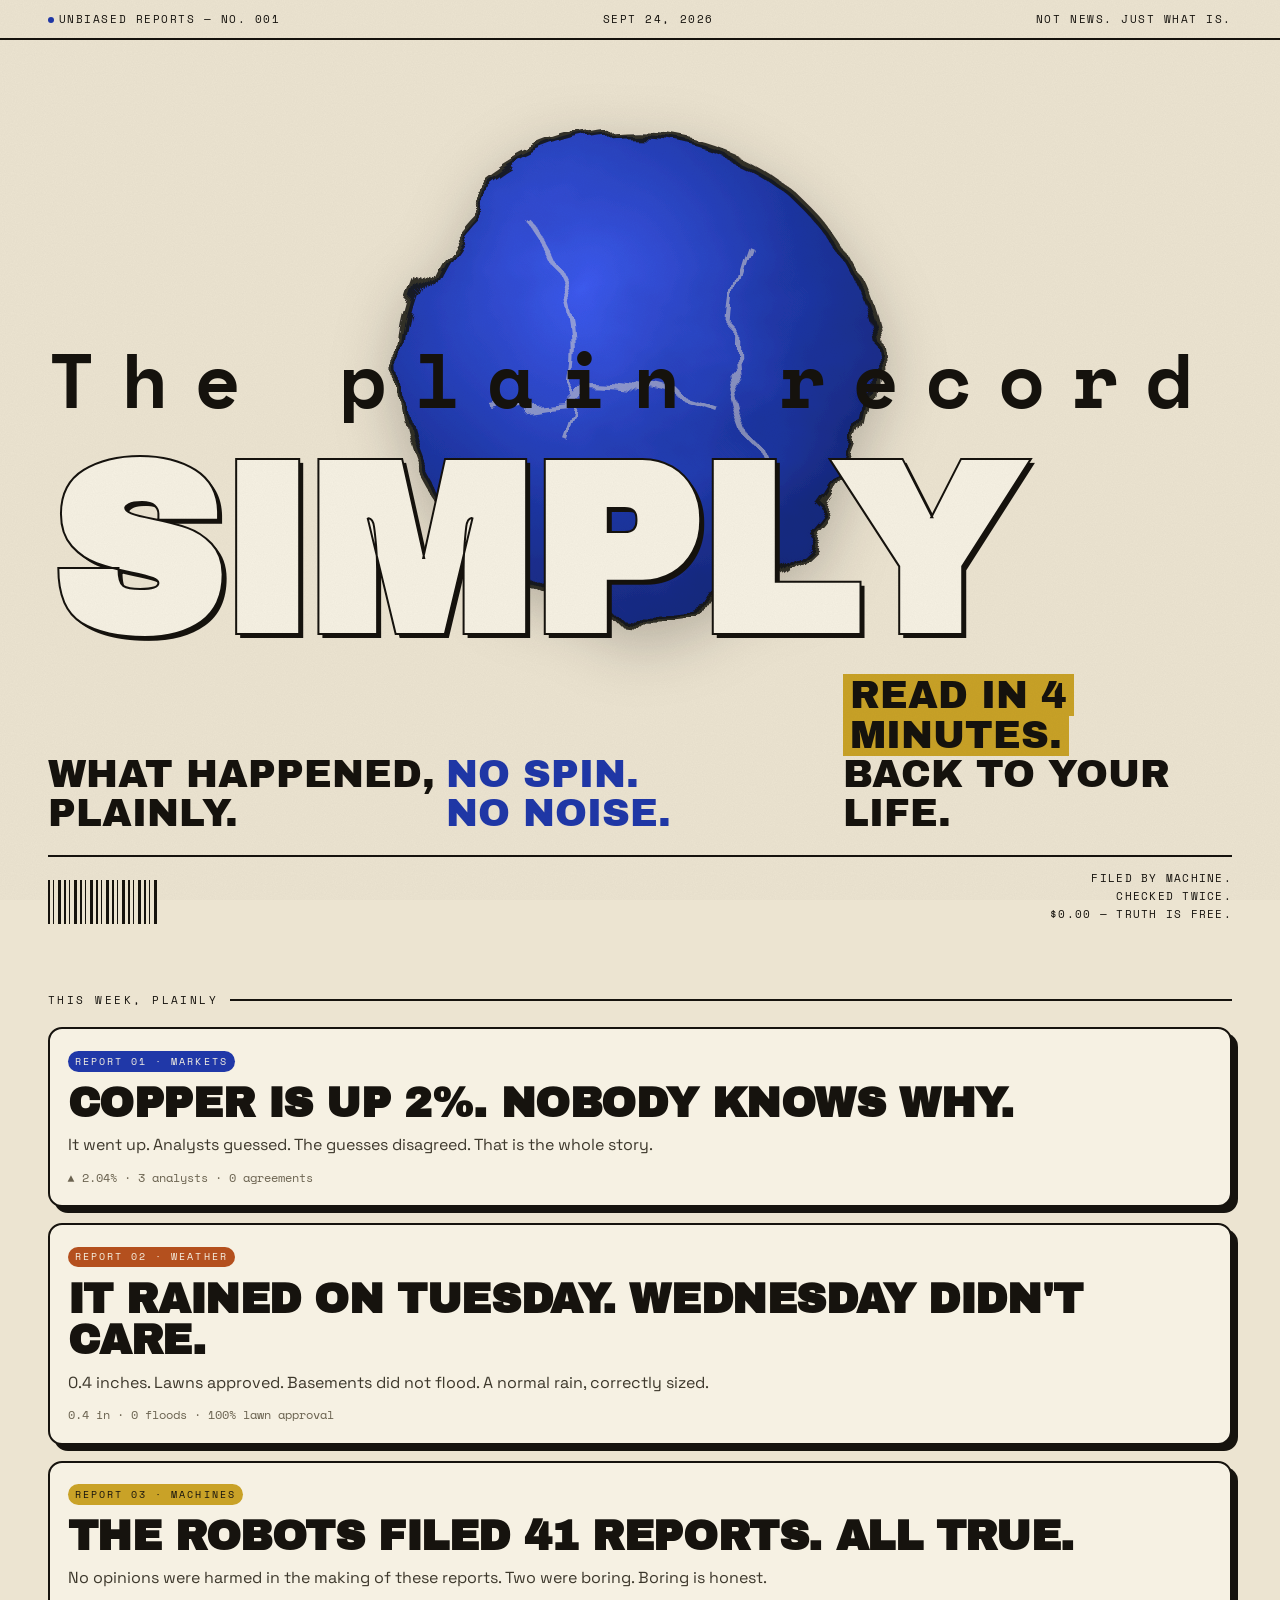
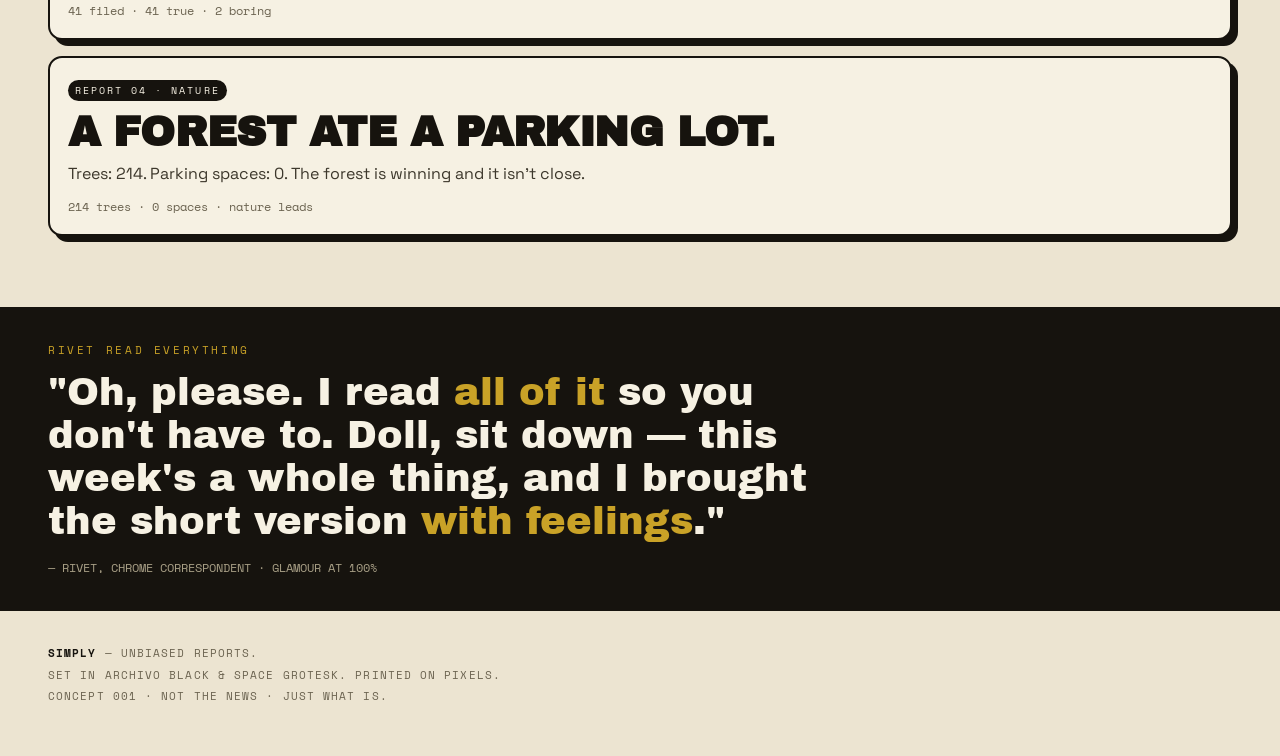
<file: concepts/simply-001.html>
<!DOCTYPE html>
<html lang="en">
<head>
<meta charset="utf-8">
<meta name="viewport" content="width=device-width, initial-scale=1">
<title>SIMPLY — just what is</title>
<link rel="preconnect" href="https://fonts.googleapis.com">
<link rel="preconnect" href="https://fonts.gstatic.com" crossorigin>
<link href="https://fonts.googleapis.com/css2?family=Archivo+Black&family=Space+Grotesk:wght@400;500;700&family=Space+Mono:wght@400;700&display=swap" rel="stylesheet">
<style>
  :root{
    --plaster:#ece4d1;
    --plaster-deep:#ddd2b8;
    --ink:#16130e;
    --cream:#f6f1e3;
    --cobalt:#2038a8;
    --gold:#c9a227;
    --rust:#b4501e;
  }
  *{box-sizing:border-box;margin:0;padding:0}
  html{scroll-behavior:smooth}
  body{
    background:var(--plaster);
    color:var(--ink);
    font-family:'Space Grotesk',system-ui,sans-serif;
    overflow-x:hidden;
    -webkit-font-smoothing:antialiased;
  }
  /* excavated grain over everything */
  body::after{
    content:"";position:fixed;inset:0;pointer-events:none;z-index:50;opacity:.5;
    background-image:url("data:image/svg+xml,%3Csvg xmlns='http://www.w3.org/2000/svg' width='140' height='140'%3E%3Cfilter id='n'%3E%3CfeTurbulence type='fractalNoise' baseFrequency='0.9' numOctaves='2'/%3E%3CfeColorMatrix values='0 0 0 0 0 0 0 0 0 0 0 0 0 0 0 0 0 0 0.06 0'/%3E%3C/filter%3E%3Crect width='140' height='140' filter='url(%23n)'/%3E%3C/svg%3E");
  }
  .mono{font-family:'Space Mono',monospace}
  /* ---------- spec strip ---------- */
  .spec{
    display:flex;justify-content:space-between;gap:.6rem;flex-wrap:wrap;
    font-family:'Space Mono',monospace;font-size:.68rem;letter-spacing:.14em;
    padding:.7rem 1.1rem;border-bottom:2px solid var(--ink);
    text-transform:uppercase;
  }
  .spec .dot{display:inline-block;width:.55em;height:.55em;border-radius:50%;background:var(--cobalt);margin-right:.45em;vertical-align:baseline}
  /* ---------- hero ---------- */
  .hero{position:relative;min-height:96svh;display:flex;flex-direction:column;justify-content:flex-end;overflow:hidden;padding:0 1.1rem 0}
  .disc{
    position:absolute;top:6%;left:50%;transform:translateX(-50%);
    width:min(118vw,560px);aspect-ratio:1;z-index:0;
    filter:drop-shadow(0 18px 30px rgba(22,19,14,.25));
    animation:floaty 9s ease-in-out infinite;
  }
  @keyframes floaty{0%,100%{transform:translateX(-50%) translateY(0) rotate(0deg)}50%{transform:translateX(-50%) translateY(-14px) rotate(2deg)}}
  .wordmark{
    position:relative;z-index:2;
    font-family:'Archivo Black',sans-serif;
    font-size:clamp(4.2rem,22vw,15rem);
    line-height:.86;letter-spacing:-.02em;
    color:var(--cream);
    -webkit-text-stroke:2px var(--ink);
    text-shadow:4px 4px 0 var(--ink);
    margin-top:34svh;
    animation:rise .9s cubic-bezier(.2,.9,.25,1) both;
  }
  .wordmark .thin{display:block;font-size:.32em;letter-spacing:.34em;-webkit-text-stroke:0;text-shadow:none;color:var(--ink);font-family:'Space Mono',monospace;font-weight:700;margin-bottom:.5em}
  @keyframes rise{from{opacity:0;transform:translateY(46px)}to{opacity:1;transform:none}}
  .coverlines{position:relative;z-index:2;margin:1.2rem 0 0;display:grid;gap:.55rem}
  .coverlines .line{
    font-family:'Archivo Black',sans-serif;font-size:clamp(1.25rem,5.4vw,2.4rem);line-height:1.02;
    animation:rise .9s cubic-bezier(.2,.9,.25,1) both;
  }
  .coverlines .line:nth-child(1){animation-delay:.12s}
  .coverlines .line:nth-child(2){animation-delay:.22s;color:var(--cobalt)}
  .coverlines .line:nth-child(3){animation-delay:.32s}
  .coverlines .line .hl{background:var(--gold);padding:0 .18em;box-decoration-break:clone;-webkit-box-decoration-break:clone}
  .hero-foot{
    position:relative;z-index:2;display:flex;justify-content:space-between;align-items:flex-end;gap:1rem;
    border-top:2px solid var(--ink);margin-top:1.4rem;padding:.8rem 0 1rem;
  }
  .barcode{width:110px;height:44px;background:repeating-linear-gradient(90deg,var(--ink) 0 2px,transparent 2px 5px,var(--ink) 5px 6px,transparent 6px 10px,var(--ink) 10px 13px,transparent 13px 16px)}
  .hero-foot .mono{font-size:.66rem;letter-spacing:.12em;text-transform:uppercase;text-align:right;line-height:1.7}
  /* ---------- reports ---------- */
  .reports{padding:3.2rem 1.1rem 1rem;position:relative;z-index:2}
  .section-kicker{font-family:'Space Mono',monospace;font-size:.7rem;letter-spacing:.22em;text-transform:uppercase;margin-bottom:1.2rem;display:flex;align-items:center;gap:.7rem}
  .section-kicker::after{content:"";flex:1;height:2px;background:var(--ink)}
  .report{
    border:2px solid var(--ink);border-radius:14px;background:var(--cream);
    padding:1.2rem 1.1rem;margin-bottom:1rem;position:relative;
    box-shadow:6px 6px 0 var(--ink);
    transition:transform .18s ease, box-shadow .18s ease;
  }
  .report:active{transform:translate(3px,3px);box-shadow:3px 3px 0 var(--ink)}
  .report .tag{font-family:'Space Mono',monospace;font-size:.64rem;letter-spacing:.2em;text-transform:uppercase;display:inline-block;background:var(--ink);color:var(--cream);padding:.28em .7em;border-radius:99px;margin-bottom:.7rem}
  .report.cobalt .tag{background:var(--cobalt)}
  .report.rust .tag{background:var(--rust)}
  .report.gold .tag{background:var(--gold);color:var(--ink)}
  .report h3{font-family:'Archivo Black',sans-serif;font-size:clamp(1.5rem,7vw,2.6rem);line-height:1;margin-bottom:.55rem;letter-spacing:-.01em}
  .report p{font-size:1rem;line-height:1.55;color:#3d382c}
  .report .fig{font-family:'Space Mono',monospace;font-size:.72rem;margin-top:.7rem;color:#6b6350}
  /* ---------- rivet strip ---------- */
  .rivet{
    margin:2.4rem 0 0;background:var(--ink);color:var(--cream);
    padding:2.2rem 1.1rem;position:relative;overflow:hidden;z-index:2;
  }
  .rivet .k{font-family:'Space Mono',monospace;font-size:.68rem;letter-spacing:.24em;text-transform:uppercase;color:var(--gold);margin-bottom:.8rem}
  .rivet blockquote{font-family:'Archivo Black',sans-serif;font-size:clamp(1.4rem,6.4vw,2.4rem);line-height:1.12;max-width:20em}
  .rivet blockquote em{font-style:normal;color:var(--gold)}
  .rivet .attr{font-family:'Space Mono',monospace;font-size:.72rem;margin-top:1rem;color:#a89f86}
  /* ---------- colophon ---------- */
  footer{padding:2rem 1.1rem 3rem;font-family:'Space Mono',monospace;font-size:.68rem;letter-spacing:.1em;text-transform:uppercase;color:#6b6350;line-height:2;position:relative;z-index:2}
  footer b{color:var(--ink)}
  @media (prefers-reduced-motion:reduce){
    *,*::before,*::after{animation:none!important;transition:none!important}
  }
  @media (min-width:760px){
    .hero,.reports,.rivet{padding-left:3rem;padding-right:3rem}
    .spec{padding-left:3rem;padding-right:3rem}
    footer{padding-left:3rem;padding-right:3rem}
    .coverlines{grid-template-columns:1fr 1fr 1fr;align-items:end}
  }
</style>
</head>
<body>

<div class="spec">
  <span><span class="dot"></span>Unbiased reports — No. 001</span>
  <span>Sept 24, 2026</span>
  <span>Not news. Just what is.</span>
</div>

<header class="hero">
  <!-- eroded relic disc: Arsham-style excavated form -->
  <svg class="disc" viewBox="0 0 400 400" aria-hidden="true">
    <defs>
      <filter id="erode" x="-20%" y="-20%" width="140%" height="140%">
        <feTurbulence type="fractalNoise" baseFrequency="0.012 0.016" numOctaves="4" seed="7" result="n"/>
        <feDisplacementMap in="SourceGraphic" in2="n" scale="46"/>
      </filter>
      <radialGradient id="cobaltg" cx="38%" cy="32%" r="80%">
        <stop offset="0%" stop-color="#3d5bf0"/>
        <stop offset="55%" stop-color="#2038a8"/>
        <stop offset="100%" stop-color="#14236e"/>
      </radialGradient>
    </defs>
    <circle cx="200" cy="200" r="168" fill="url(#cobaltg)" filter="url(#erode)"/>
    <circle cx="200" cy="200" r="168" fill="none" stroke="#16130e" stroke-width="5" filter="url(#erode)" opacity=".85"/>
    <!-- calcified cracks -->
    <g stroke="#ece4d1" stroke-width="3" opacity=".5" filter="url(#erode)" fill="none">
      <path d="M120 90 Q170 160 140 240"/>
      <path d="M280 110 Q250 190 290 270"/>
      <path d="M90 220 Q180 200 260 230"/>
    </g>
  </svg>

  <h1 class="wordmark"><span class="thin">The plain record</span>SIMPLY</h1>

  <div class="coverlines">
    <div class="line">WHAT HAPPENED,<br>PLAINLY.</div>
    <div class="line">NO SPIN.<br>NO NOISE.</div>
    <div class="line"><span class="hl">READ IN 4 MINUTES.</span><br>BACK TO YOUR LIFE.</div>
  </div>

  <div class="hero-foot">
    <div class="barcode" aria-hidden="true"></div>
    <div class="mono">Filed by machine.<br>Checked twice.<br>$0.00 — truth is free.</div>
  </div>
</header>

<main class="reports">
  <div class="section-kicker">This week, plainly</div>

  <article class="report cobalt">
    <span class="tag">Report 01 · Markets</span>
    <h3>COPPER IS UP 2%. NOBODY KNOWS WHY.</h3>
    <p>It went up. Analysts guessed. The guesses disagreed. That is the whole story.</p>
    <div class="fig">▲ 2.04% · 3 analysts · 0 agreements</div>
  </article>

  <article class="report rust">
    <span class="tag">Report 02 · Weather</span>
    <h3>IT RAINED ON TUESDAY. WEDNESDAY DIDN'T CARE.</h3>
    <p>0.4 inches. Lawns approved. Basements did not flood. A normal rain, correctly sized.</p>
    <div class="fig">0.4 in · 0 floods · 100% lawn approval</div>
  </article>

  <article class="report gold">
    <span class="tag">Report 03 · Machines</span>
    <h3>THE ROBOTS FILED 41 REPORTS. ALL TRUE.</h3>
    <p>No opinions were harmed in the making of these reports. Two were boring. Boring is honest.</p>
    <div class="fig">41 filed · 41 true · 2 boring</div>
  </article>

  <article class="report">
    <span class="tag">Report 04 · Nature</span>
    <h3>A FOREST ATE A PARKING LOT.</h3>
    <p>Trees: 214. Parking spaces: 0. The forest is winning and it isn't close.</p>
    <div class="fig">214 trees · 0 spaces · nature leads</div>
  </article>
</main>

<section class="rivet">
  <div class="k">Rivet read everything</div>
  <blockquote>"Oh, please. I read <em>all of it</em> so you don't have to. Doll, sit down — this week's a whole thing, and I brought the short version <em>with feelings</em>."</blockquote>
  <div class="attr">— RIVET, CHROME CORRESPONDENT · GLAMOUR AT 100%</div>
</section>

<footer>
  <b>Simply</b> — unbiased reports.<br>
  Set in Archivo Black &amp; Space Grotesk. Printed on pixels.<br>
  Concept 001 · not the news · just what is.
</footer>

</body>
</html>
</file>
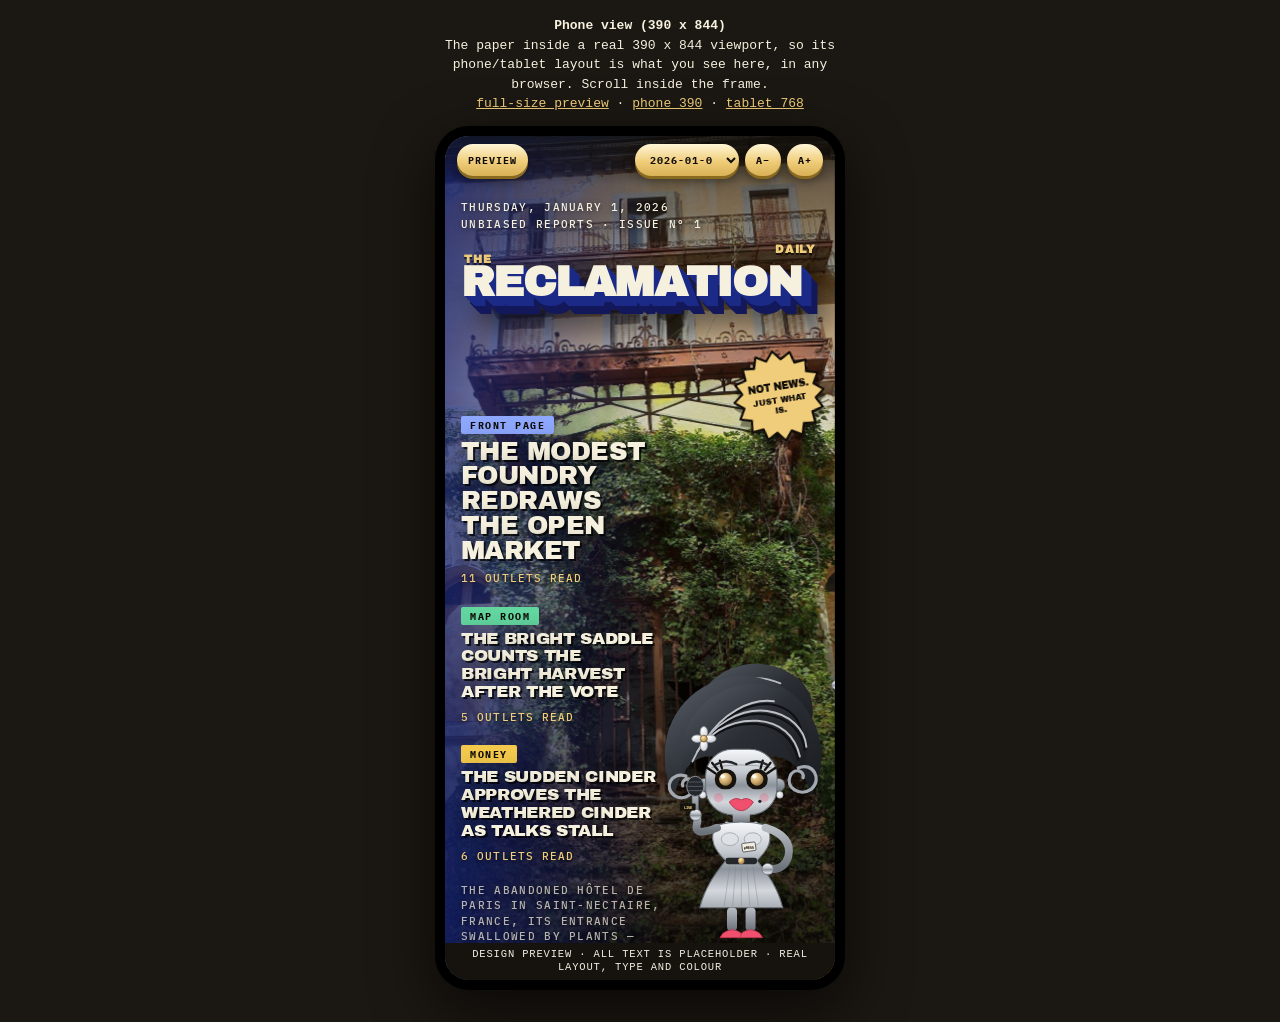
<file: preview/mobile.html>
<!doctype html><html lang="en"><meta charset="utf-8"><meta name="viewport" content="width=device-width, initial-scale=1"><title>Phone view (390 x 844)</title>
<style>body{margin:0;background:#1b1712;color:#f6f0de;font:13px/1.5 ui-monospace,Consolas,monospace;min-height:100vh;display:flex;flex-direction:column;align-items:center;padding:16px 8px 32px}
a{color:#f0cd7a} .bar{max-width:430px;text-align:center;margin-bottom:12px} iframe{border:10px solid #000;border-radius:34px;background:#100d09;box-shadow:0 20px 60px rgba(0,0,0,.6)}</style>
<div class="bar"><b>Phone view (390 x 844)</b><br>The paper inside a real 390 x 844 viewport, so its phone/tablet layout is what you see here, in any browser. Scroll inside the frame.<br><a href="index.html">full-size preview</a> &middot; <a href="mobile.html">phone 390</a> &middot; <a href="tablet.html">tablet 768</a></div>
<iframe src="index.html" width="390" height="844" title="Phone view (390 x 844)"></iframe></html>
</file>
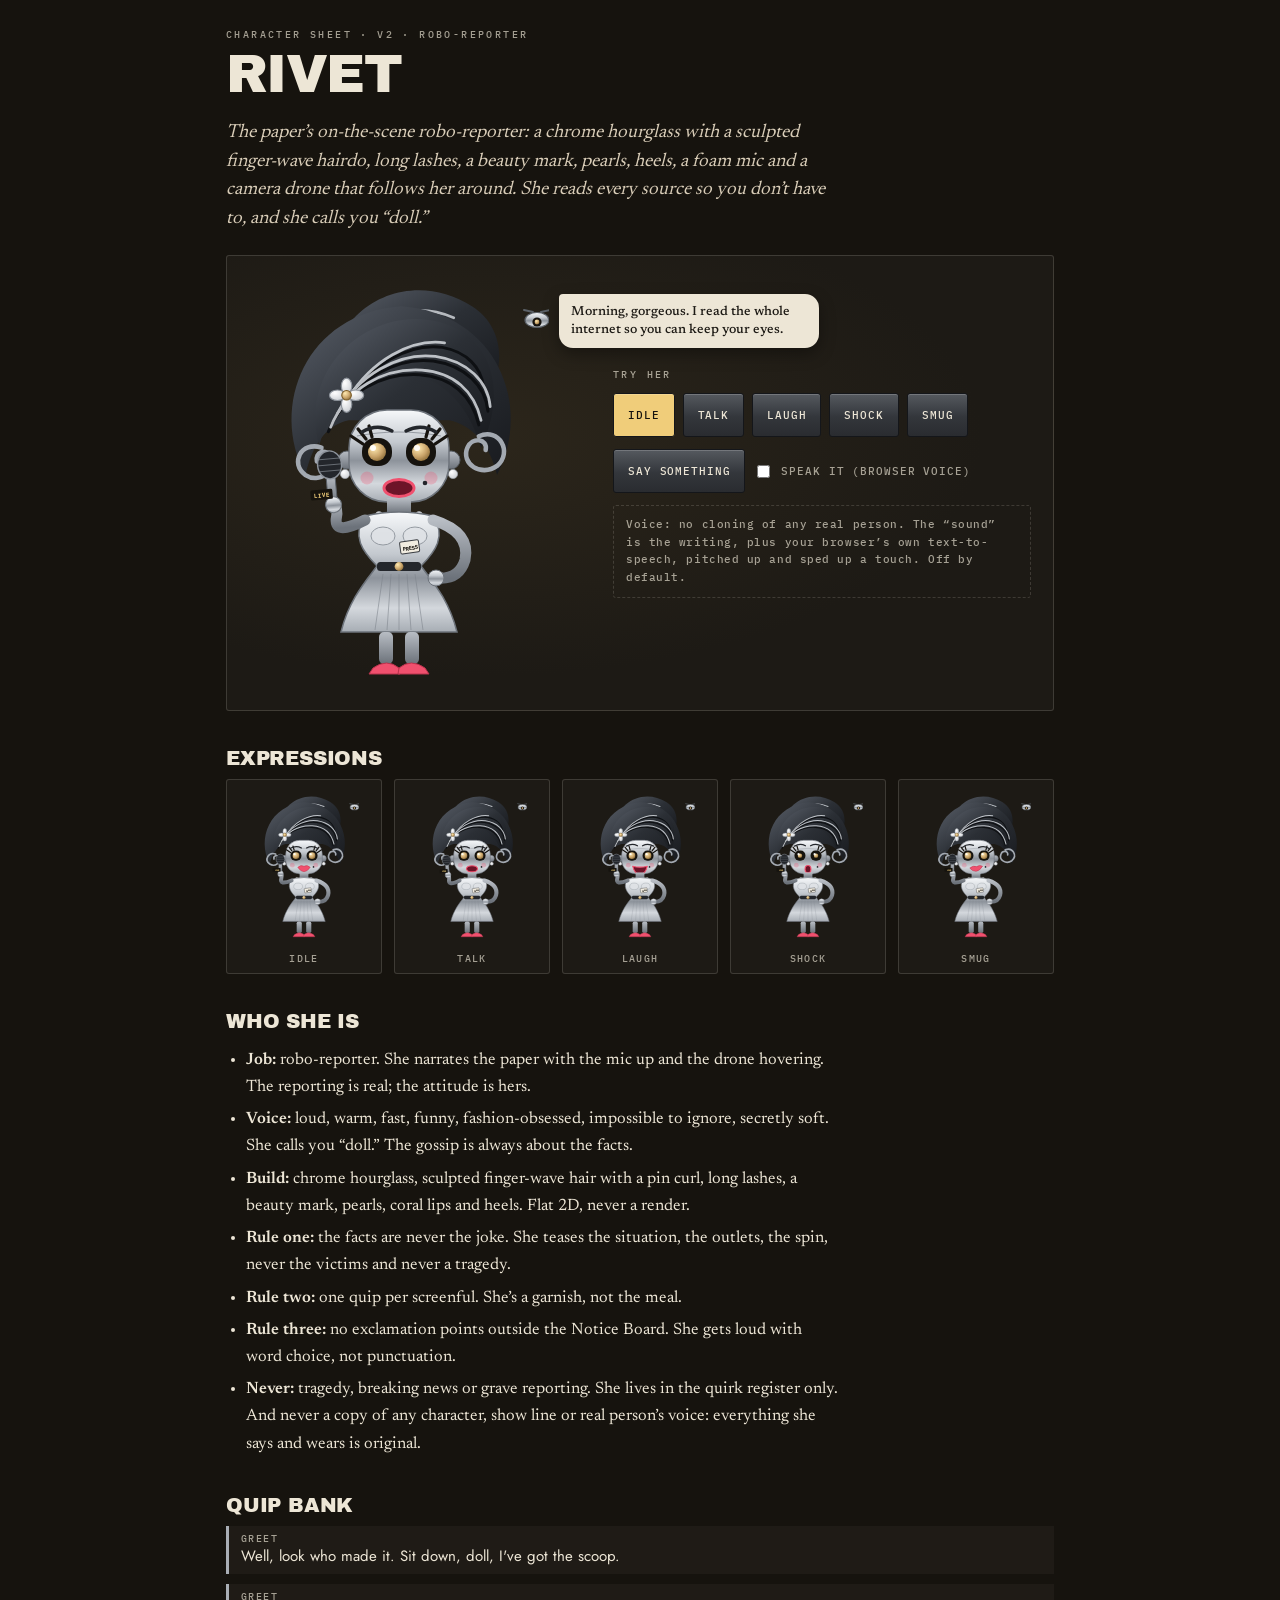
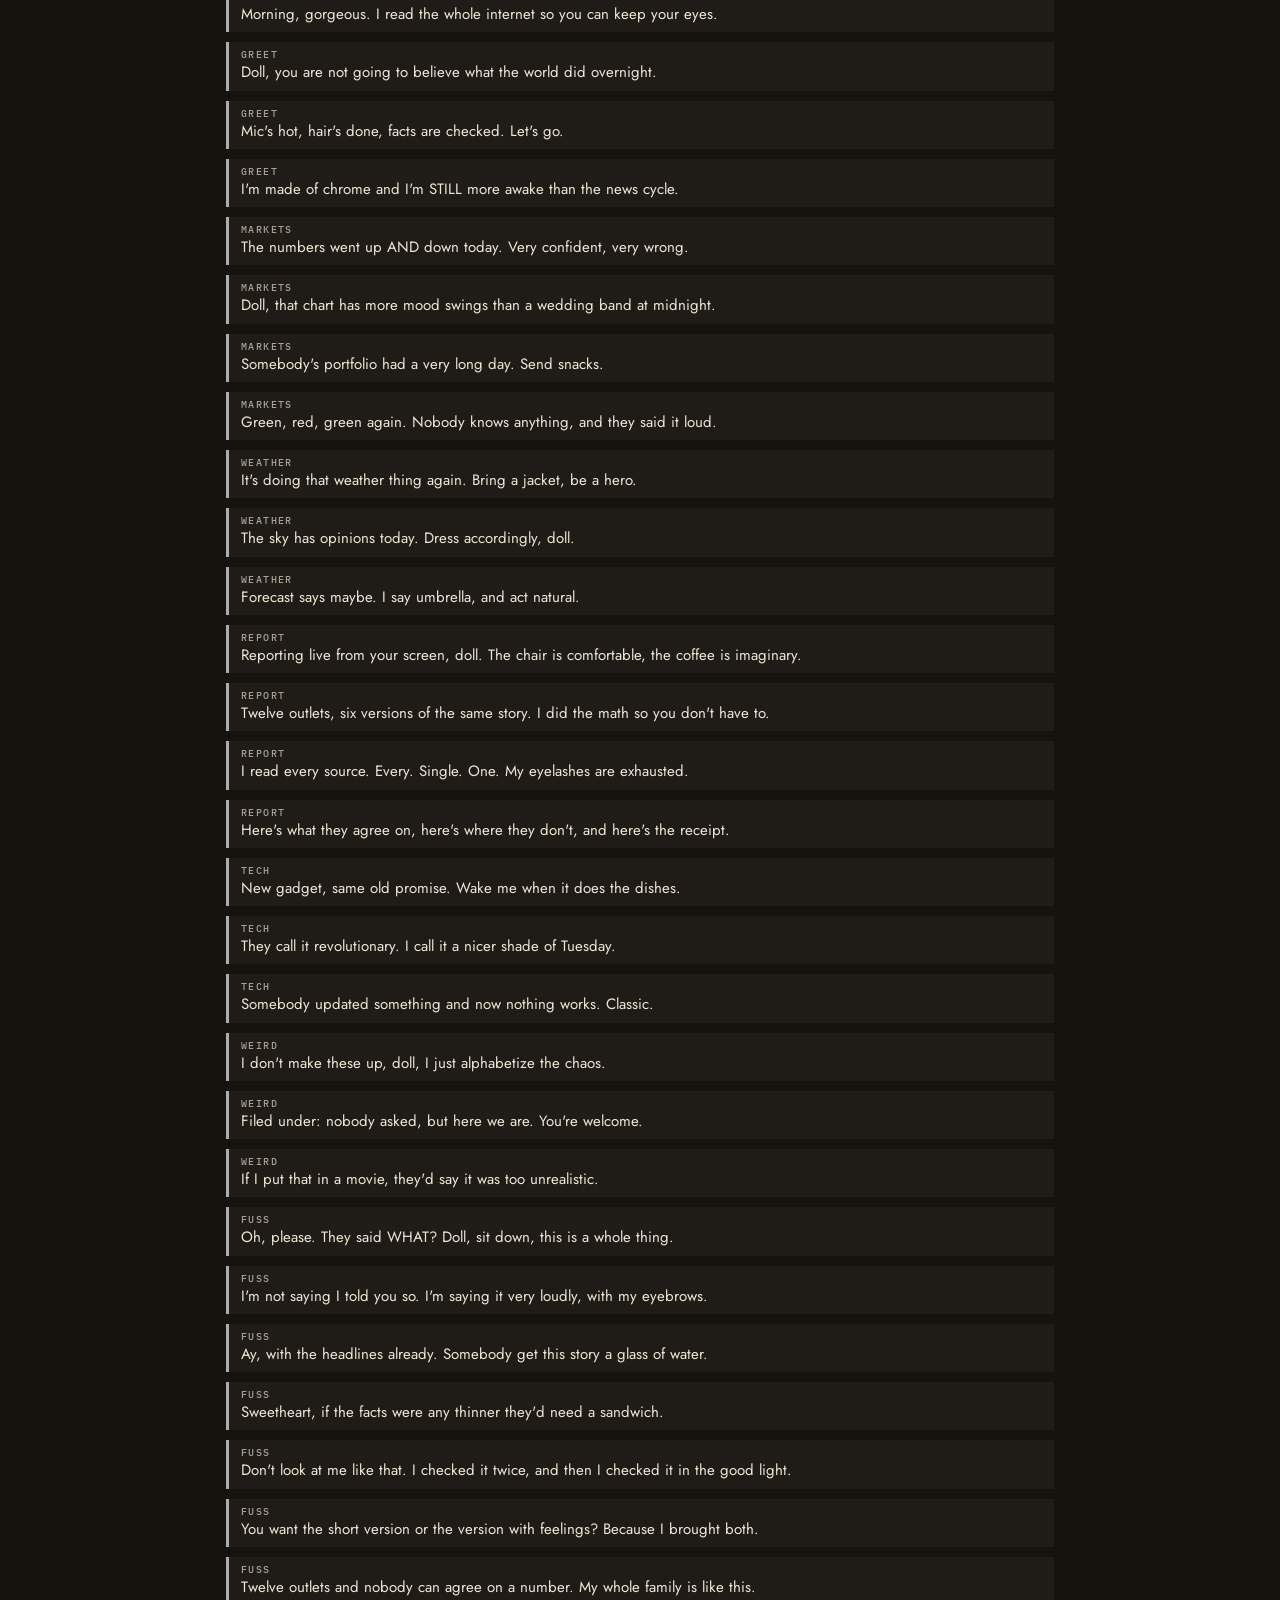
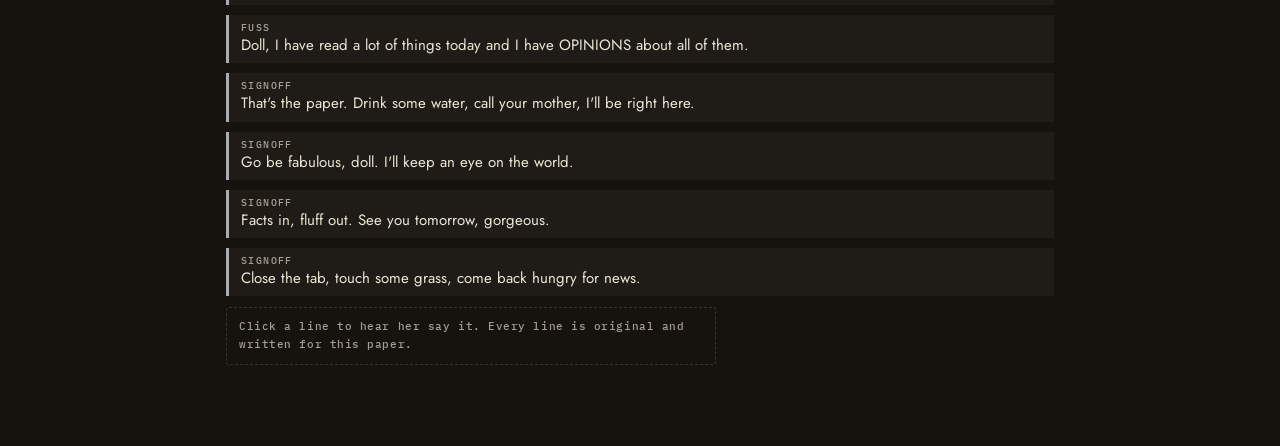
<file: preview/rivet.html>
<!doctype html>
<html lang="en">
<head>
<meta charset="utf-8">
<meta name="viewport" content="width=device-width, initial-scale=1, viewport-fit=cover">
<title>Rivet: Character Sheet</title>
<style>
  @font-face { font-family: 'Archivo Black'; font-weight: 400; font-display: swap; src: url(fonts/ArchivoBlack-normal-400.woff2) format('woff2'); }
  @font-face { font-family: 'Jost'; font-weight: 400 700; font-display: swap; src: url(fonts/Jost-normal-400.woff2) format('woff2'); }
  @font-face { font-family: 'IBM Plex Mono'; font-weight: 500; font-display: swap; src: url(fonts/IBMPlexMono-normal-500.woff2) format('woff2'); }
  @font-face { font-family: 'Newsreader'; font-weight: 400 600; font-display: swap; src: url(fonts/Newsreader-normal-400.woff2) format('woff2'); }
  :root { --ink: #EDE6D6; --dim: rgba(237,230,214,.66); --ground: #16130E; --line: rgba(237,230,214,.16); --accent: #F0CD7A; --steel: #A9AEB5;
    --display: "Archivo Black", "Arial Black", sans-serif; --ui: "Jost", system-ui, sans-serif; --mono: "IBM Plex Mono", ui-monospace, Consolas, monospace; --serif: "Newsreader", Georgia, serif; }
  * { box-sizing: border-box; }
  html, body { margin: 0; background: var(--ground); color: var(--ink); font: 15px/1.55 var(--ui); }
  main { max-width: 860px; margin: 0 auto; padding: 28px 16px 70px; }
  .kick { font: 500 10px var(--mono); letter-spacing: .24em; text-transform: uppercase; color: var(--dim); }
  h1 { font: 400 clamp(30px, 8vw, 54px)/.95 var(--display); letter-spacing: -.03em; text-transform: uppercase; margin: 8px 0 6px; }
  h2 { font: 400 20px/1.1 var(--display); letter-spacing: -.01em; text-transform: uppercase; margin: 36px 0 10px; }
  p, li { font-family: var(--serif); font-size: 16.5px; line-height: 1.65; max-width: 66ch; }
  .lede { font: italic 400 19px/1.5 var(--serif); color: #D9CDB8; max-width: 60ch; }
  .stage { display: grid; grid-template-columns: minmax(240px, 340px) 1fr; gap: 24px; align-items: center; margin: 22px 0; padding: 22px; border: 1px solid var(--line); border-radius: 3px; background: radial-gradient(ellipse at 30% 40%, #2c261b 0%, #1d1a15 62%); }
  @media (max-width: 620px) { .stage { grid-template-columns: 1fr; justify-items: center; } }
  .moods { display: flex; flex-wrap: wrap; gap: 8px; margin: 12px 0; }
  button { font: 500 11px var(--mono); letter-spacing: .08em; text-transform: uppercase; color: var(--ink); cursor: pointer; padding: 10px 14px; min-height: 44px; border-radius: 3px; border: 1px solid #14161a;
    background: linear-gradient(180deg, #55595f, #33363b 55%, #2a2c30); box-shadow: inset 0 1px 0 rgba(255,255,255,.18); }
  button:hover, button[aria-pressed="true"] { background: var(--accent); color: #16130E; }
  :focus-visible { outline: 2px solid var(--ink); outline-offset: 3px; }
  .grid { display: grid; grid-template-columns: repeat(auto-fill, minmax(150px, 1fr)); gap: 12px; }
  .cell { border: 1px solid var(--line); border-radius: 3px; padding: 12px 8px 8px; text-align: center; background: #1d1a15; }
  .cell b { display: block; font: 500 10px var(--mono); letter-spacing: .14em; text-transform: uppercase; color: var(--dim); margin-top: 6px; }
  .quips { display: grid; gap: 10px; }
  .q { border-left: 3px solid var(--steel); padding: 6px 12px; background: rgba(237,230,214,.04); cursor: pointer; }
  .q small { display: block; font: 500 10px var(--mono); letter-spacing: .14em; text-transform: uppercase; color: var(--dim); }
  ul { padding-left: 20px; } li { margin: 5px 0; }
  .note { font: 500 11px/1.6 var(--mono); letter-spacing: .05em; color: var(--dim); border: 1px dashed var(--line); padding: 10px 12px; border-radius: 3px; max-width: 70ch; }
  label { font: 500 11px var(--mono); letter-spacing: .08em; text-transform: uppercase; color: var(--dim); display: inline-flex; gap: 8px; align-items: center; min-height: 44px; }
</style>
</head>
<body>
<main>
  <div class="kick">Character sheet &middot; v2 &middot; robo-reporter</div>
  <h1>Rivet</h1>
  <p class="lede">The paper&rsquo;s on-the-scene robo-reporter: a chrome hourglass with a sculpted finger-wave hairdo, long lashes, a beauty mark, pearls, heels, a foam mic and a camera drone that follows her around. She reads every source so you don&rsquo;t have to, and she calls you &ldquo;doll.&rdquo;</p>

  <div class="stage">
    <div id="hero" aria-live="off"></div>
    <div>
      <div class="kick">Try her</div>
      <div class="moods" id="moods" role="group" aria-label="Expressions"></div>
      <div class="moods">
        <button id="sayBtn">Say something</button>
        <label><input type="checkbox" id="voice"> Speak it (browser voice)</label>
      </div>
      <div class="note">Voice: no cloning of any real person. The &ldquo;sound&rdquo; is the writing, plus your browser&rsquo;s own text-to-speech, pitched up and sped up a touch. Off by default.</div>
    </div>
  </div>

  <h2>Expressions</h2>
  <div class="grid" id="sheet"></div>

  <h2>Who she is</h2>
  <ul>
    <li><b>Job:</b> robo-reporter. She narrates the paper with the mic up and the drone hovering. The reporting is real; the attitude is hers.</li>
    <li><b>Voice:</b> loud, warm, fast, funny, fashion-obsessed, impossible to ignore, secretly soft. She calls you &ldquo;doll.&rdquo; The gossip is always about the facts.</li>
    <li><b>Build:</b> chrome hourglass, sculpted finger-wave hair with a pin curl, long lashes, a beauty mark, pearls, coral lips and heels. Flat 2D, never a render.</li>
    <li><b>Rule one:</b> the facts are never the joke. She teases the situation, the outlets, the spin, never the victims and never a tragedy.</li>
    <li><b>Rule two:</b> one quip per screenful. She&rsquo;s a garnish, not the meal.</li>
    <li><b>Rule three:</b> no exclamation points outside the Notice Board. She gets loud with word choice, not punctuation.</li>
    <li><b>Never:</b> tragedy, breaking news or grave reporting. She lives in the quirk register only. And never a copy of any character, show line or real person&rsquo;s voice: everything she says and wears is original.</li>
  </ul>

  <h2>Quip bank</h2>
  <div class="quips" id="quips"></div>
  <p class="note">Click a line to hear her say it. Every line is original and written for this paper.</p>
</main>
<script src="rivet.js"></script>
<script>
  const $ = (id) => document.getElementById(id);
  const hero = Rivet.make({ size: Math.min(300, Math.max(170, innerWidth - 110)), enter: true }); $('hero').appendChild(hero.el);
  const MOODS = ['idle', 'talk', 'laugh', 'shock', 'smug'];
  MOODS.forEach((m) => { const b = document.createElement('button'); b.textContent = m; b.setAttribute('aria-pressed', m === 'idle'); b.onclick = () => { hero.mood(m); [...$('moods').children].forEach((x) => x.setAttribute('aria-pressed', x === b)); }; $('moods').appendChild(b); });
  MOODS.forEach((m) => { const c = document.createElement('div'); c.className = 'cell'; const r = Rivet.make({ size: 110 }); r.mood(m); c.appendChild(r.el); c.insertAdjacentHTML('beforeend', `<b>${m}</b>`); $('sheet').appendChild(c); });
  const kinds = Object.keys(Rivet.QUIPS); let n = 0;
  const speak = () => $('voice').checked;
  $('sayBtn').onclick = () => { const k = kinds[n % kinds.length]; hero.say(Rivet.quip(k, n), { speak: speak(), mood: k === 'weird' ? 'laugh' : k === 'report' ? 'smug' : 'talk' }); n++; };
  kinds.forEach((k) => Rivet.QUIPS[k].forEach((t) => { const d = document.createElement('div'); d.className = 'q'; d.tabIndex = 0; d.setAttribute('role', 'button'); d.innerHTML = `<small>${k}</small>`; d.append(t);
    const go = () => hero.say(t, { speak: speak(), mood: k === 'weird' ? 'laugh' : k === 'report' ? 'smug' : 'talk' });
    d.onclick = go; d.onkeydown = (e) => { if (e.key === 'Enter' || e.key === ' ') { e.preventDefault(); go(); } }; $('quips').appendChild(d); }));
  setTimeout(() => hero.say(Rivet.quip('greet', 1), { mood: 'talk' }), 900);
</script>
</body>
</html>
</file>
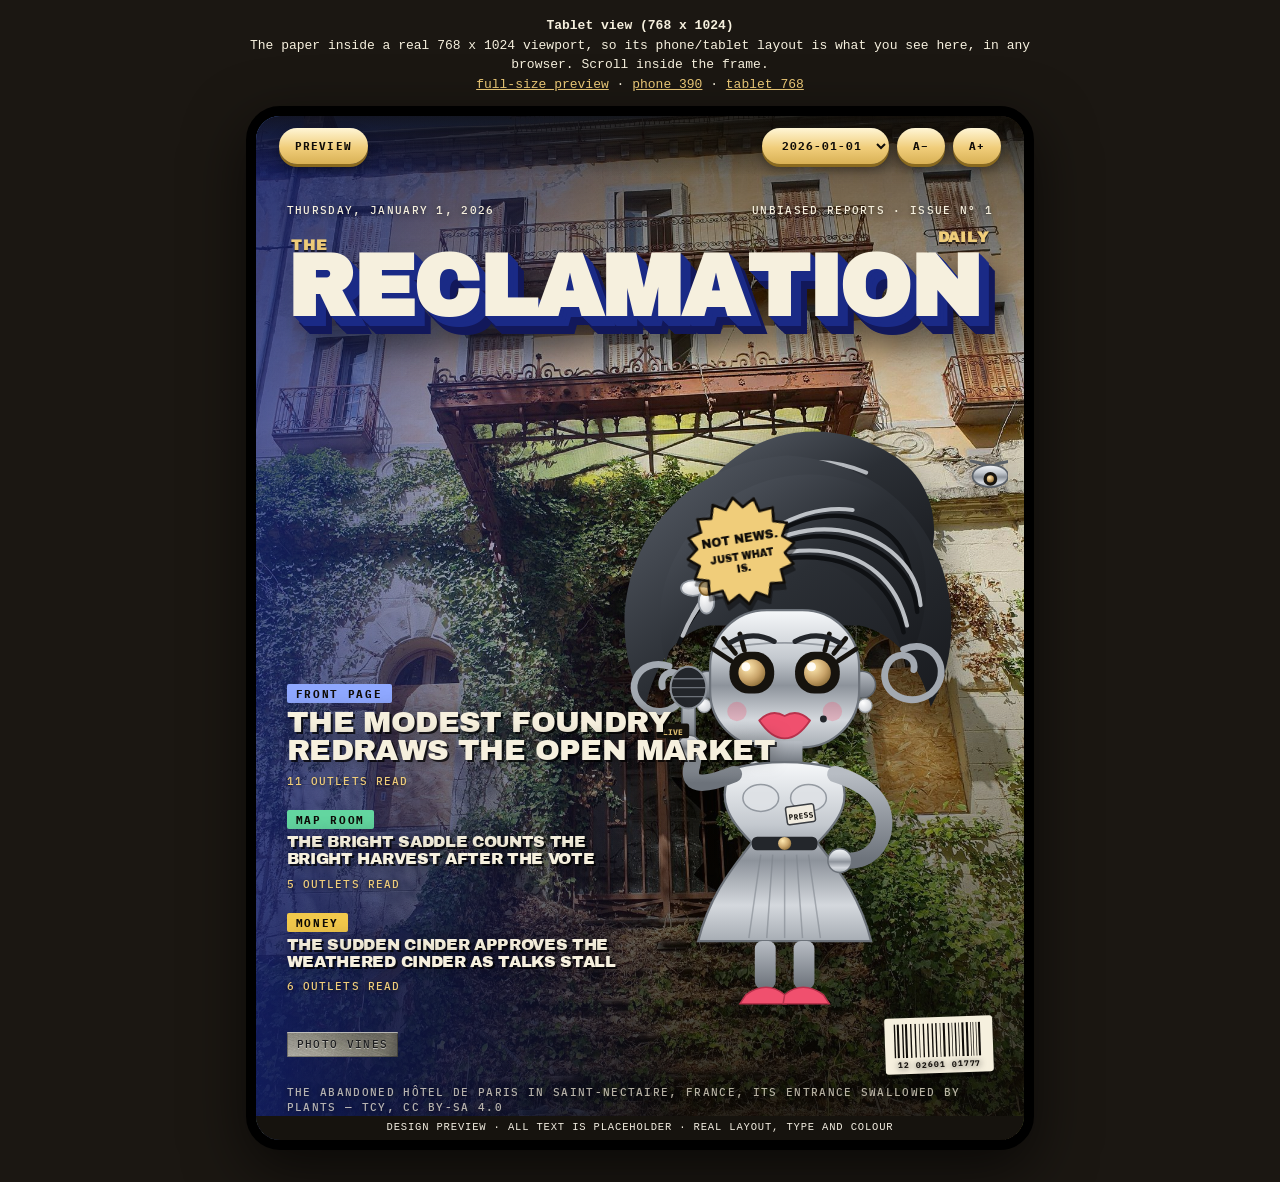
<file: preview/tablet.html>
<!doctype html><html lang="en"><meta charset="utf-8"><meta name="viewport" content="width=device-width, initial-scale=1"><title>Tablet view (768 x 1024)</title>
<style>body{margin:0;background:#1b1712;color:#f6f0de;font:13px/1.5 ui-monospace,Consolas,monospace;min-height:100vh;display:flex;flex-direction:column;align-items:center;padding:16px 8px 32px}
a{color:#f0cd7a} .bar{max-width:808px;text-align:center;margin-bottom:12px} iframe{border:10px solid #000;border-radius:34px;background:#100d09;box-shadow:0 20px 60px rgba(0,0,0,.6)}</style>
<div class="bar"><b>Tablet view (768 x 1024)</b><br>The paper inside a real 768 x 1024 viewport, so its phone/tablet layout is what you see here, in any browser. Scroll inside the frame.<br><a href="index.html">full-size preview</a> &middot; <a href="mobile.html">phone 390</a> &middot; <a href="tablet.html">tablet 768</a></div>
<iframe src="index.html" width="768" height="1024" title="Tablet view (768 x 1024)"></iframe></html>
</file>
